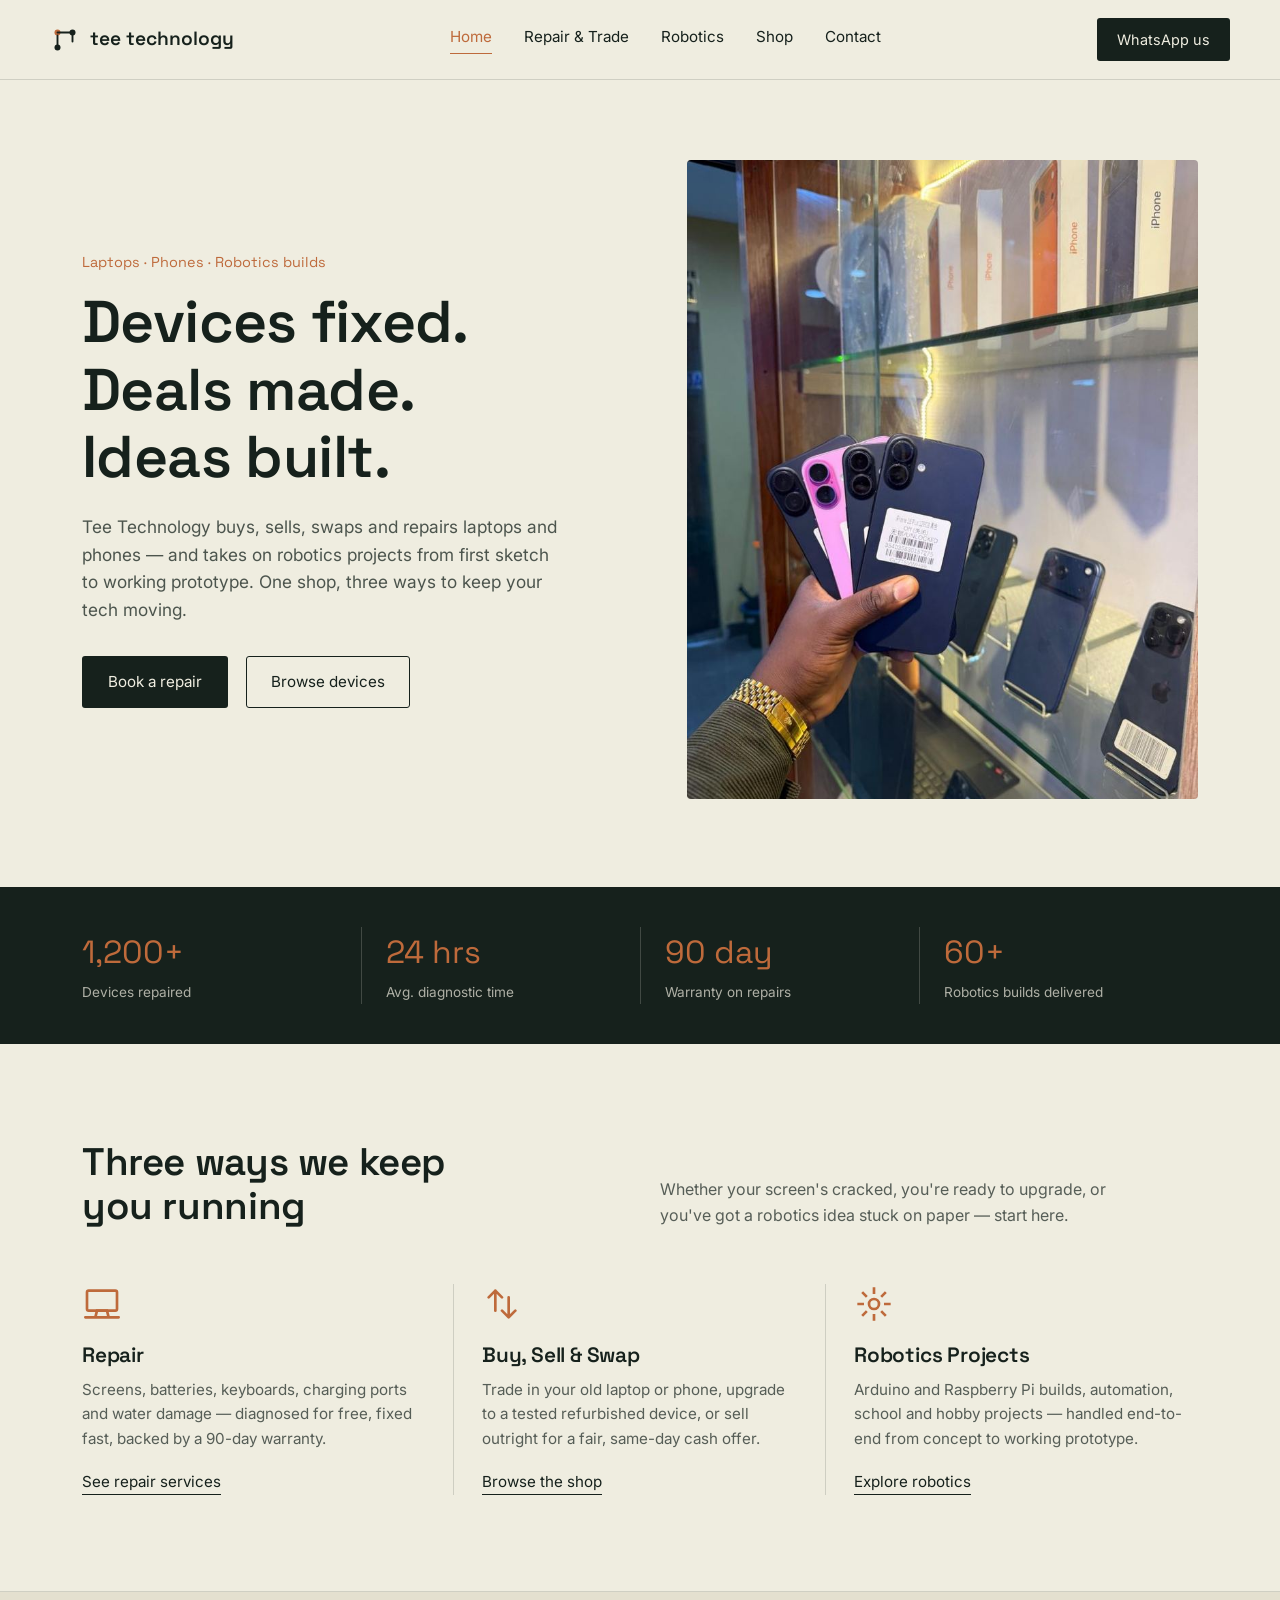
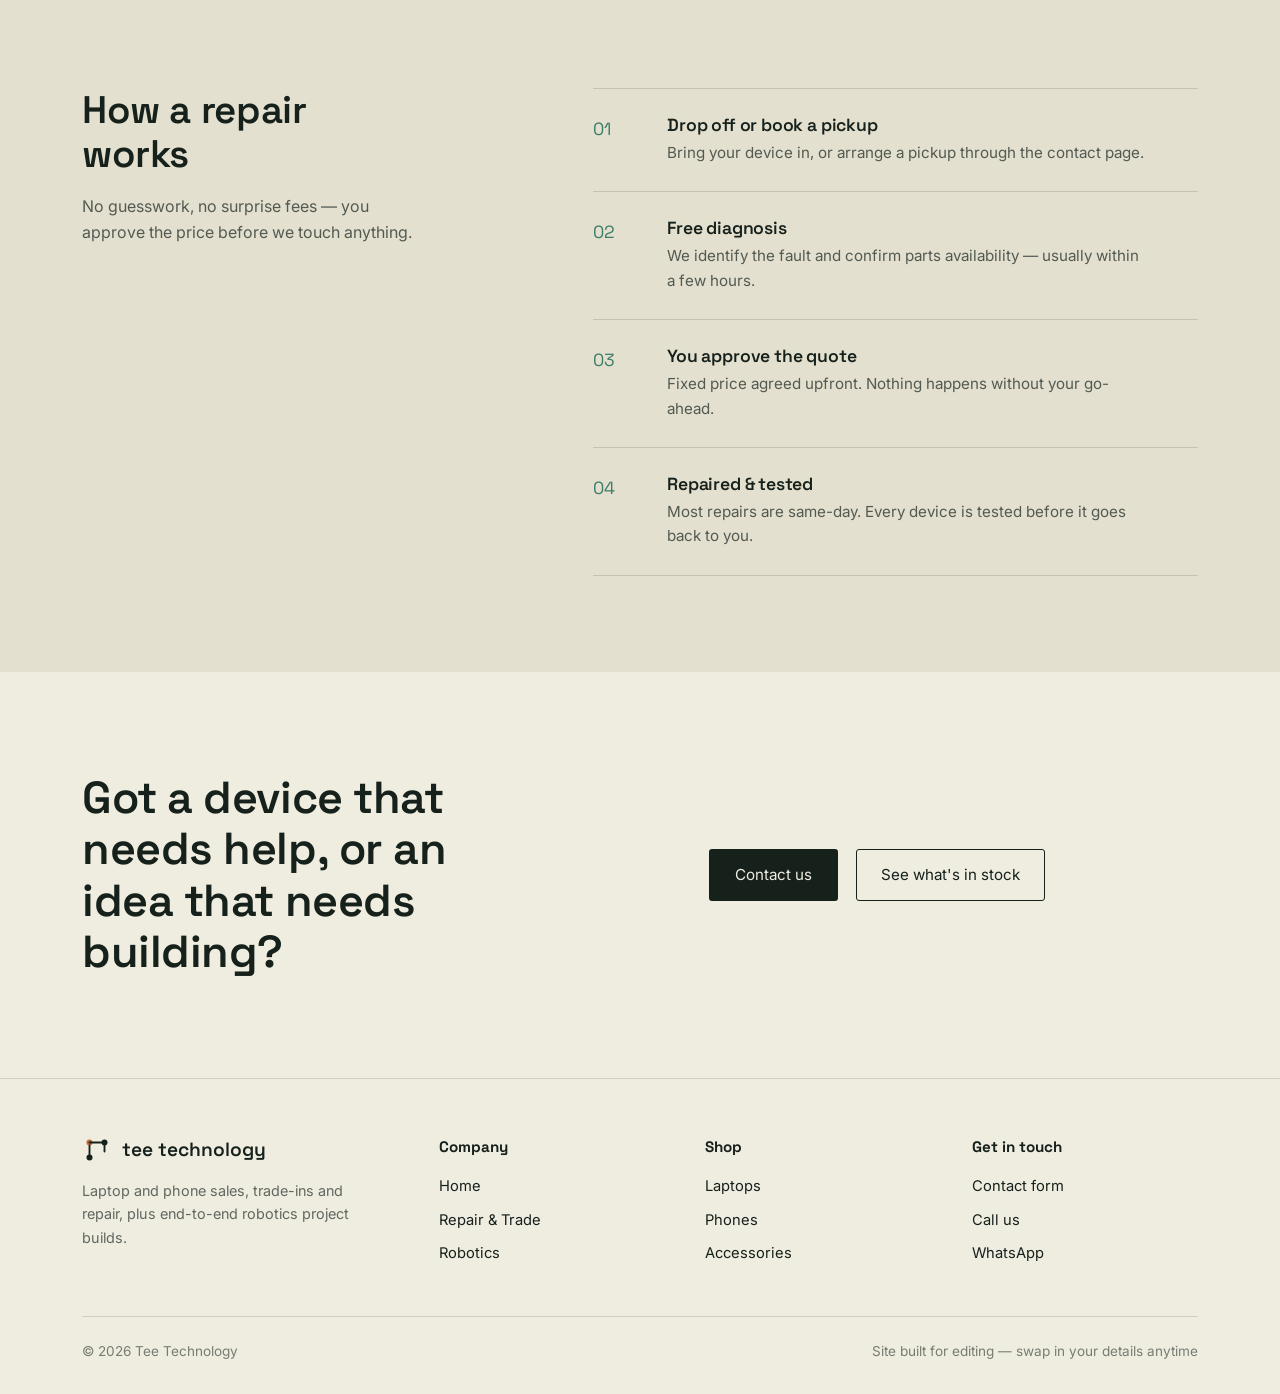
<file: index.html>
<!DOCTYPE html>
<html lang="en">
<head>
<meta charset="UTF-8">
<meta name="viewport" content="width=device-width, initial-scale=1.0">
<title>Tee Technology — Buy, Sell, Swap & Repair Laptops and Phones | Robotics Projects</title>
<meta name="description" content="Tee Technology buys, sells, swaps and repairs laptops and phones, and handles robotics projects from prototype to finished build.">
<link rel="preconnect" href="https://fonts.googleapis.com">
<link href="https://fonts.googleapis.com/css2?family=Space+Grotesk:wght@500;600;700&family=Inter:wght@400;500;600&display=swap" rel="stylesheet">
<link rel="stylesheet" href="styles.css">
</head>
<body>

<header>
  <div class="nav wrap" style="padding-left:0; padding-right:0;">
    <a href="index.html" class="brand">
      <svg viewBox="0 0 40 40" fill="none" xmlns="http://www.w3.org/2000/svg">
        <circle cx="10" cy="10" r="4" fill="#BE6A3B"/>
        <circle cx="30" cy="10" r="4" fill="#16211C"/>
        <circle cx="10" cy="30" r="4" fill="#16211C"/>
        <path d="M10 14V30M10 10H30M30 10V22" stroke="#16211C" stroke-width="2.5" stroke-linecap="round"/>
      </svg>
      tee technology
    </a>
    <nav class="nav-links">
      <a href="index.html" class="active">Home</a>
      <a href="services.html">Repair &amp; Trade</a>
      <a href="robotics.html">Robotics</a>
      <a href="shop.html">Shop</a>
      <a href="contact.html">Contact</a>
    </nav>
    <a href="https://wa.me/2348165963653" class="nav-cta" target="_blank" rel="noopener">WhatsApp us</a>
    <button class="nav-toggle" aria-label="Toggle menu">
      <svg viewBox="0 0 24 24" fill="none" stroke="currentColor" stroke-width="2"><path d="M3 6h18M3 12h18M3 18h18" stroke-linecap="round"/></svg>
    </button>
  </div>
</header>

<section class="hero wrap">
  <div>
    <p class="eyebrow">Laptops · Phones · Robotics builds</p>
    <h1>Devices fixed. Deals made. Ideas built.</h1>
    <p class="lead">Tee Technology buys, sells, swaps and repairs laptops and phones — and takes on robotics projects from first sketch to working prototype. One shop, three ways to keep your tech moving.</p>
    <div class="hero-actions">
      <a href="services.html" class="btn-primary">Book a repair</a>
      <a href="shop.html" class="btn-outline">Browse devices</a>
    </div>
  </div>
  <div class="hero-photo">
    <img src="images/phone-06-four-iphones-shelf.jpeg" alt="Devices in stock at Tee Technology" loading="eager">
  </div>
</section>

<div class="stat-bar">
  <div class="wrap stat-grid">
    <div class="stat"><div class="num">1,200+</div><div class="label">Devices repaired</div></div>
    <div class="stat"><div class="num">24 hrs</div><div class="label">Avg. diagnostic time</div></div>
    <div class="stat"><div class="num">90 day</div><div class="label">Warranty on repairs</div></div>
    <div class="stat"><div class="num">60+</div><div class="label">Robotics builds delivered</div></div>
  </div>
</div>

<section class="pillars">
  <div class="wrap">
    <div class="section-head">
      <h2>Three ways we keep you running</h2>
      <p>Whether your screen's cracked, you're ready to upgrade, or you've got a robotics idea stuck on paper — start here.</p>
    </div>
    <div class="pillar-grid">
      <div class="pillar">
        <svg class="icon" viewBox="0 0 24 24" fill="none" stroke="currentColor" stroke-width="1.6"><rect x="3" y="4" width="18" height="12" rx="1"/><path d="M2 20h20M8 20l1-4h6l1 4" stroke-linecap="round"/></svg>
        <h3>Repair</h3>
        <p>Screens, batteries, keyboards, charging ports and water damage — diagnosed for free, fixed fast, backed by a 90-day warranty.</p>
        <a href="services.html" class="link-arrow">See repair services</a>
      </div>
      <div class="pillar">
        <svg class="icon" viewBox="0 0 24 24" fill="none" stroke="currentColor" stroke-width="1.6"><path d="M4 8l4-4 4 4M8 4v12M20 16l-4 4-4-4M16 20V8" stroke-linecap="round" stroke-linejoin="round"/></svg>
        <h3>Buy, Sell &amp; Swap</h3>
        <p>Trade in your old laptop or phone, upgrade to a tested refurbished device, or sell outright for a fair, same-day cash offer.</p>
        <a href="shop.html" class="link-arrow">Browse the shop</a>
      </div>
      <div class="pillar">
        <svg class="icon" viewBox="0 0 24 24" fill="none" stroke="currentColor" stroke-width="1.6"><circle cx="12" cy="12" r="3"/><path d="M12 2v4M12 18v4M4.9 4.9l2.8 2.8M16.3 16.3l2.8 2.8M2 12h4M18 12h4M4.9 19.1l2.8-2.8M16.3 7.7l2.8-2.8"/></svg>
        <h3>Robotics Projects</h3>
        <p>Arduino and Raspberry Pi builds, automation, school and hobby projects — handled end-to-end from concept to working prototype.</p>
        <a href="robotics.html" class="link-arrow">Explore robotics</a>
      </div>
    </div>
  </div>
</section>

<section class="process">
  <div class="wrap process-inner">
    <div>
      <h2>How a repair works</h2>
      <p class="process-note">No guesswork, no surprise fees — you approve the price before we touch anything.</p>
    </div>
    <div class="steps">
      <div class="step"><p class="num">01</p><div><h3>Drop off or book a pickup</h3><p>Bring your device in, or arrange a pickup through the contact page.</p></div></div>
      <div class="step"><p class="num">02</p><div><h3>Free diagnosis</h3><p>We identify the fault and confirm parts availability — usually within a few hours.</p></div></div>
      <div class="step"><p class="num">03</p><div><h3>You approve the quote</h3><p>Fixed price agreed upfront. Nothing happens without your go-ahead.</p></div></div>
      <div class="step"><p class="num">04</p><div><h3>Repaired &amp; tested</h3><p>Most repairs are same-day. Every device is tested before it goes back to you.</p></div></div>
    </div>
  </div>
</section>

<section class="cta-band">
  <div class="wrap cta-inner">
    <h2>Got a device that needs help, or an idea that needs building?</h2>
    <div class="hero-actions" style="margin-top:0;">
      <a href="contact.html" class="btn-primary">Contact us</a>
      <a href="shop.html" class="btn-outline">See what's in stock</a>
    </div>
  </div>
</section>

<footer>
  <div class="wrap">
    <div class="footer-grid">
      <div class="footer-brand">
        <a href="index.html" class="brand">
          <svg viewBox="0 0 40 40" fill="none" xmlns="http://www.w3.org/2000/svg">
            <circle cx="10" cy="10" r="4" fill="#BE6A3B"/><circle cx="30" cy="10" r="4" fill="#16211C"/><circle cx="10" cy="30" r="4" fill="#16211C"/>
            <path d="M10 14V30M10 10H30M30 10V22" stroke="#16211C" stroke-width="2.5" stroke-linecap="round"/>
          </svg>
          tee technology
        </a>
        <p>Laptop and phone sales, trade-ins and repair, plus end-to-end robotics project builds.</p>
      </div>
      <div>
        <h4>Company</h4>
        <ul>
          <li><a href="index.html">Home</a></li>
          <li><a href="services.html">Repair &amp; Trade</a></li>
          <li><a href="robotics.html">Robotics</a></li>
        </ul>
      </div>
      <div>
        <h4>Shop</h4>
        <ul>
          <li><a href="shop.html">Laptops</a></li>
          <li><a href="shop.html">Phones</a></li>
          <li><a href="shop.html">Accessories</a></li>
        </ul>
      </div>
      <div>
        <h4>Get in touch</h4>
        <ul>
          <li><a href="contact.html">Contact form</a></li>
          <li><a href="tel:+2348088645934">Call us</a></li>
          <li><a href="https://wa.me/2348165963653" target="_blank" rel="noopener">WhatsApp</a></li>
        </ul>
      </div>
    </div>
    <div class="footer-bottom">
      <span>© 2026 Tee Technology</span>
      <span>Site built for editing — swap in your details anytime</span>
    </div>
  </div>
</footer>

<script src="script.js"></script>
</body>
</html>
</file>
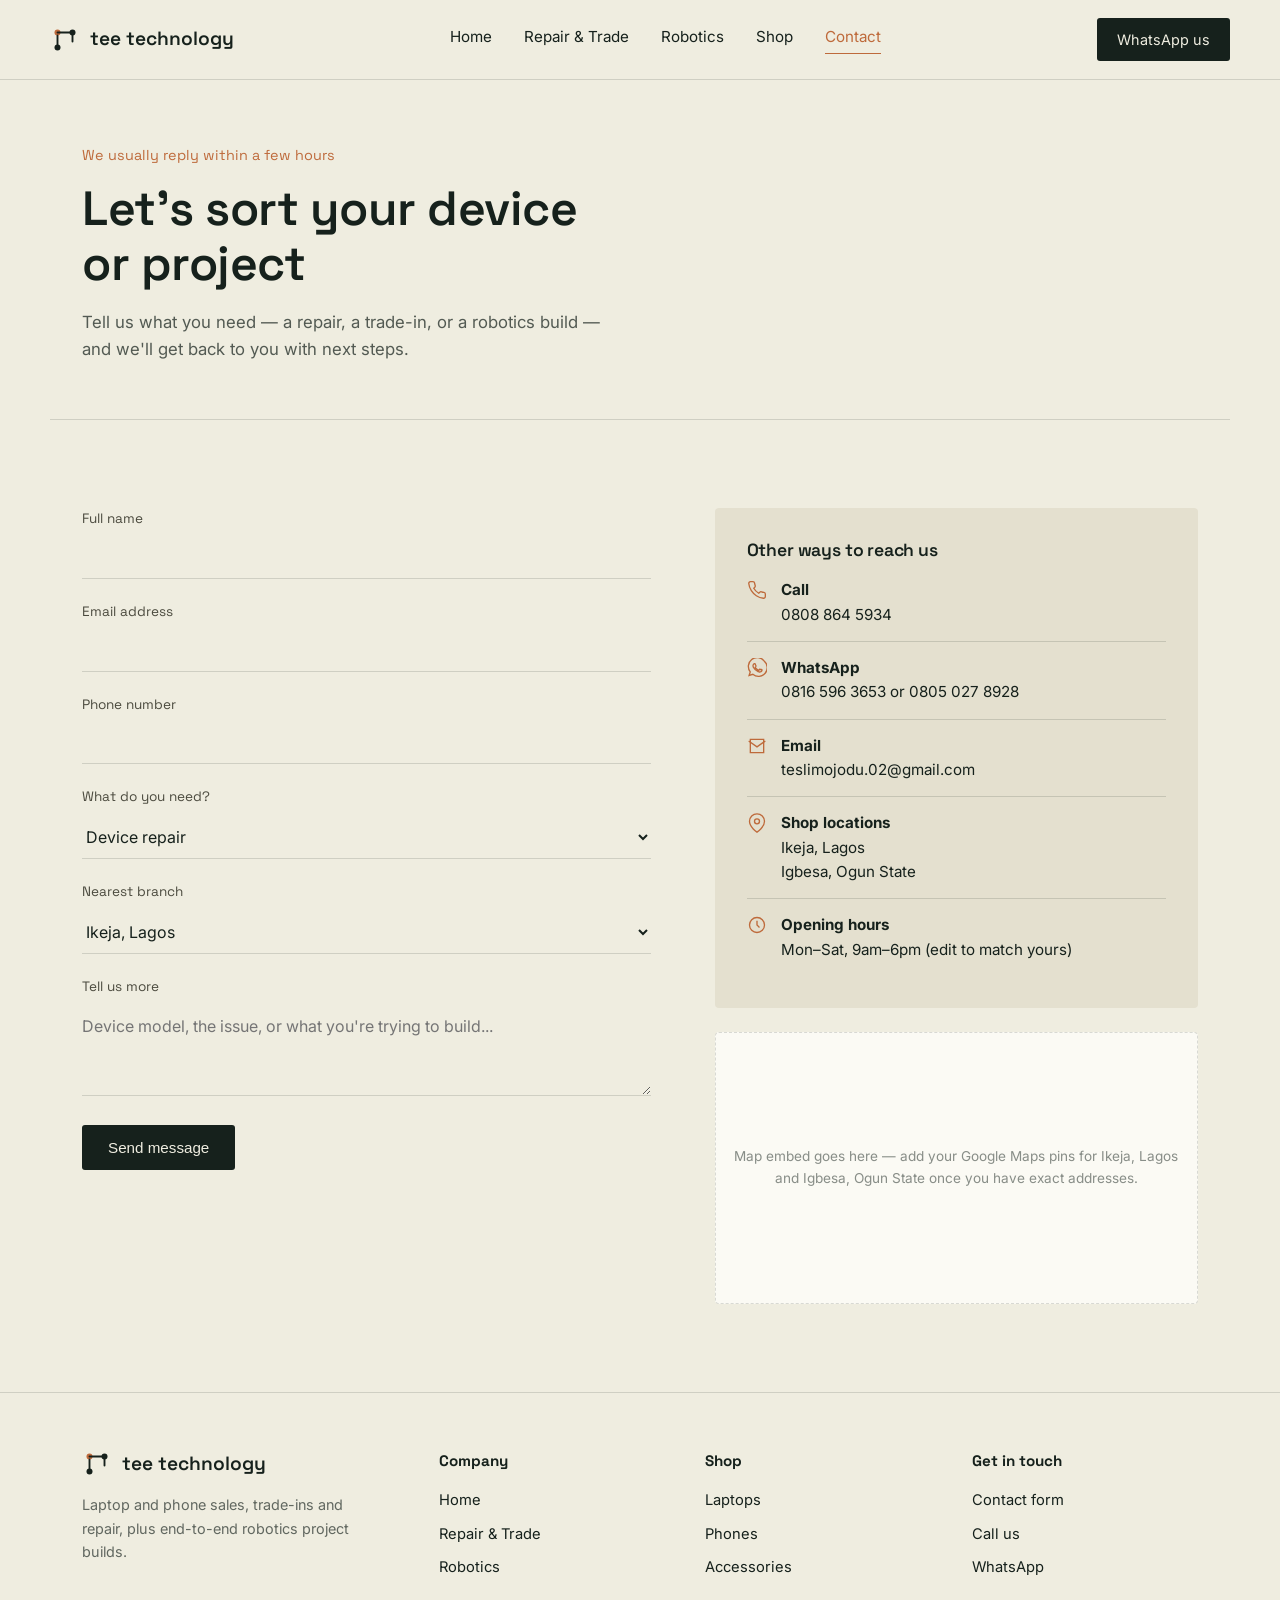
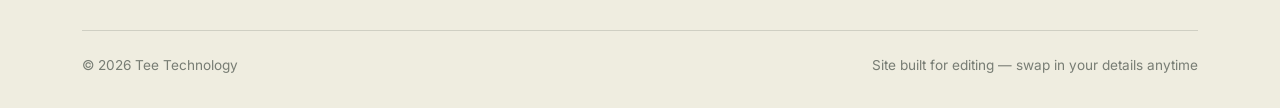
<file: contact.html>
<!DOCTYPE html>
<html lang="en">
<head>
<meta charset="UTF-8">
<meta name="viewport" content="width=device-width, initial-scale=1.0">
<title>Contact — Tee Technology</title>
<meta name="description" content="Get in touch with Tee Technology for repairs, trade-ins or robotics projects.">
<link rel="preconnect" href="https://fonts.googleapis.com">
<link href="https://fonts.googleapis.com/css2?family=Space+Grotesk:wght@500;600;700&family=Inter:wght@400;500;600&display=swap" rel="stylesheet">
<link rel="stylesheet" href="styles.css">
</head>
<body>

<header>
  <div class="nav wrap" style="padding-left:0; padding-right:0;">
    <a href="index.html" class="brand">
      <svg viewBox="0 0 40 40" fill="none" xmlns="http://www.w3.org/2000/svg">
        <circle cx="10" cy="10" r="4" fill="#BE6A3B"/><circle cx="30" cy="10" r="4" fill="#16211C"/><circle cx="10" cy="30" r="4" fill="#16211C"/>
        <path d="M10 14V30M10 10H30M30 10V22" stroke="#16211C" stroke-width="2.5" stroke-linecap="round"/>
      </svg>
      tee technology
    </a>
    <nav class="nav-links">
      <a href="index.html">Home</a>
      <a href="services.html">Repair &amp; Trade</a>
      <a href="robotics.html">Robotics</a>
      <a href="shop.html">Shop</a>
      <a href="contact.html" class="active">Contact</a>
    </nav>
    <a href="https://wa.me/2348165963653" class="nav-cta" target="_blank" rel="noopener">WhatsApp us</a>
    <button class="nav-toggle" aria-label="Toggle menu">
      <svg viewBox="0 0 24 24" fill="none" stroke="currentColor" stroke-width="2"><path d="M3 6h18M3 12h18M3 18h18" stroke-linecap="round"/></svg>
    </button>
  </div>
</header>

<section class="page-header wrap">
  <p class="eyebrow">We usually reply within a few hours</p>
  <h1>Let's sort your device or project</h1>
  <p class="lead">Tell us what you need — a repair, a trade-in, or a robotics build — and we'll get back to you with next steps.</p>
</section>

<section class="contact-grid wrap">
  <form data-noop>
    <div class="field">
      <label for="name">Full name</label>
      <input type="text" id="name" name="name" required>
    </div>
    <div class="field">
      <label for="email">Email address</label>
      <input type="email" id="email" name="email" required>
    </div>
    <div class="field">
      <label for="phone">Phone number</label>
      <input type="tel" id="phone" name="phone">
    </div>
    <div class="field">
      <label for="reason">What do you need?</label>
      <select id="reason" name="reason">
        <option>Device repair</option>
        <option>Sell or trade in a device</option>
        <option>Buy a device from the shop</option>
        <option>Robotics project</option>
        <option>Something else</option>
      </select>
    </div>
    <div class="field">
      <label for="branch">Nearest branch</label>
      <select id="branch" name="branch">
        <option>Ikeja, Lagos</option>
        <option>Igbesa, Ogun State</option>
      </select>
    </div>
    <div class="field">
      <label for="message">Tell us more</label>
      <textarea id="message" name="message" placeholder="Device model, the issue, or what you're trying to build..."></textarea>
    </div>
    <button type="submit" class="btn-primary" style="border:none; cursor:pointer;">Send message</button>
  </form>

  <div>
    <div class="info-panel">
      <h3>Other ways to reach us</h3>
      <div class="info-row">
        <svg class="icon" viewBox="0 0 24 24" fill="none" stroke="currentColor" stroke-width="1.6"><path d="M22 16.92v3a2 2 0 01-2.18 2 19.79 19.79 0 01-8.63-3.07 19.5 19.5 0 01-6-6 19.79 19.79 0 01-3.07-8.67A2 2 0 014.11 2h3a2 2 0 012 1.72c.127.96.361 1.903.7 2.81a2 2 0 01-.45 2.11L8.09 9.91a16 16 0 006 6l1.27-1.27a2 2 0 012.11-.45c.907.339 1.85.573 2.81.7A2 2 0 0122 16.92z"/></svg>
        <div><strong>Call</strong><br><a href="tel:+2348088645934">0808 864 5934</a></div>
      </div>
      <div class="info-row">
        <svg class="icon" viewBox="0 0 24 24" fill="none" stroke="currentColor" stroke-width="1.6"><path d="M17.5 14.4c-.3-.1-1.6-.8-1.9-.9-.2-.1-.4-.1-.6.1-.2.3-.7.9-.8 1-.2.2-.3.2-.5.1-.3-.1-1.2-.4-2.2-1.4-.8-.7-1.4-1.6-1.5-1.9-.2-.3 0-.4.1-.6l.4-.5c.1-.2.2-.3.2-.5.1-.2 0-.4 0-.5-.1-.1-.6-1.5-.8-2-.2-.5-.4-.4-.6-.4h-.5c-.2 0-.5.1-.7.3-.2.3-.9.9-.9 2.1 0 1.3.9 2.5 1.1 2.7.1.2 1.9 2.9 4.6 4 .6.3 1.1.4 1.5.6.6.2 1.2.2 1.6.1.5-.1 1.6-.6 1.8-1.3.2-.6.2-1.2.2-1.3-.1-.1-.3-.2-.5-.3z"/><path d="M20.5 3.5A10 10 0 003.9 16.6L2.5 21l4.5-1.4A10 10 0 1020.5 3.5z"/></svg>
        <div><strong>WhatsApp</strong><br><a href="https://wa.me/2348165963653" target="_blank" rel="noopener">0816 596 3653</a> or <a href="https://wa.me/2348050278928" target="_blank" rel="noopener">0805 027 8928</a></div>
      </div>
      <div class="info-row">
        <svg class="icon" viewBox="0 0 24 24" fill="none" stroke="currentColor" stroke-width="1.6"><path d="M4 4h16v16H4z"/><path d="M22 6l-10 7L2 6"/></svg>
        <div><strong>Email</strong><br><a href="mailto:teslimojodu.02@gmail.com">teslimojodu.02@gmail.com</a></div>
      </div>
      <div class="info-row">
        <svg class="icon" viewBox="0 0 24 24" fill="none" stroke="currentColor" stroke-width="1.6"><path d="M21 10c0 7-9 13-9 13s-9-6-9-13a9 9 0 0118 0z"/><circle cx="12" cy="10" r="3"/></svg>
        <div><strong>Shop locations</strong><br>Ikeja, Lagos<br>Igbesa, Ogun State</div>
      </div>
      <div class="info-row">
        <svg class="icon" viewBox="0 0 24 24" fill="none" stroke="currentColor" stroke-width="1.6"><circle cx="12" cy="12" r="9"/><path d="M12 7v5l3 3"/></svg>
        <div><strong>Opening hours</strong><br>Mon–Sat, 9am–6pm (edit to match yours)</div>
      </div>
    </div>
    <div class="map-box">Map embed goes here — add your Google Maps pins for Ikeja, Lagos and Igbesa, Ogun State once you have exact addresses.</div>
  </div>
</section>

<footer>
  <div class="wrap">
    <div class="footer-grid">
      <div class="footer-brand">
        <a href="index.html" class="brand">
          <svg viewBox="0 0 40 40" fill="none" xmlns="http://www.w3.org/2000/svg">
            <circle cx="10" cy="10" r="4" fill="#BE6A3B"/><circle cx="30" cy="10" r="4" fill="#16211C"/><circle cx="10" cy="30" r="4" fill="#16211C"/>
            <path d="M10 14V30M10 10H30M30 10V22" stroke="#16211C" stroke-width="2.5" stroke-linecap="round"/>
          </svg>
          tee technology
        </a>
        <p>Laptop and phone sales, trade-ins and repair, plus end-to-end robotics project builds.</p>
      </div>
      <div>
        <h4>Company</h4>
        <ul><li><a href="index.html">Home</a></li><li><a href="services.html">Repair &amp; Trade</a></li><li><a href="robotics.html">Robotics</a></li></ul>
      </div>
      <div>
        <h4>Shop</h4>
        <ul><li><a href="shop.html">Laptops</a></li><li><a href="shop.html">Phones</a></li><li><a href="shop.html">Accessories</a></li></ul>
      </div>
      <div>
        <h4>Get in touch</h4>
        <ul><li><a href="contact.html">Contact form</a></li><li><a href="tel:+2348088645934">Call us</a></li><li><a href="https://wa.me/2348165963653" target="_blank" rel="noopener">WhatsApp</a></li></ul>
      </div>
    </div>
    <div class="footer-bottom">
      <span>© 2026 Tee Technology</span>
      <span>Site built for editing — swap in your details anytime</span>
    </div>
  </div>
</footer>

<script src="script.js"></script>
</body>
</html>
</file>
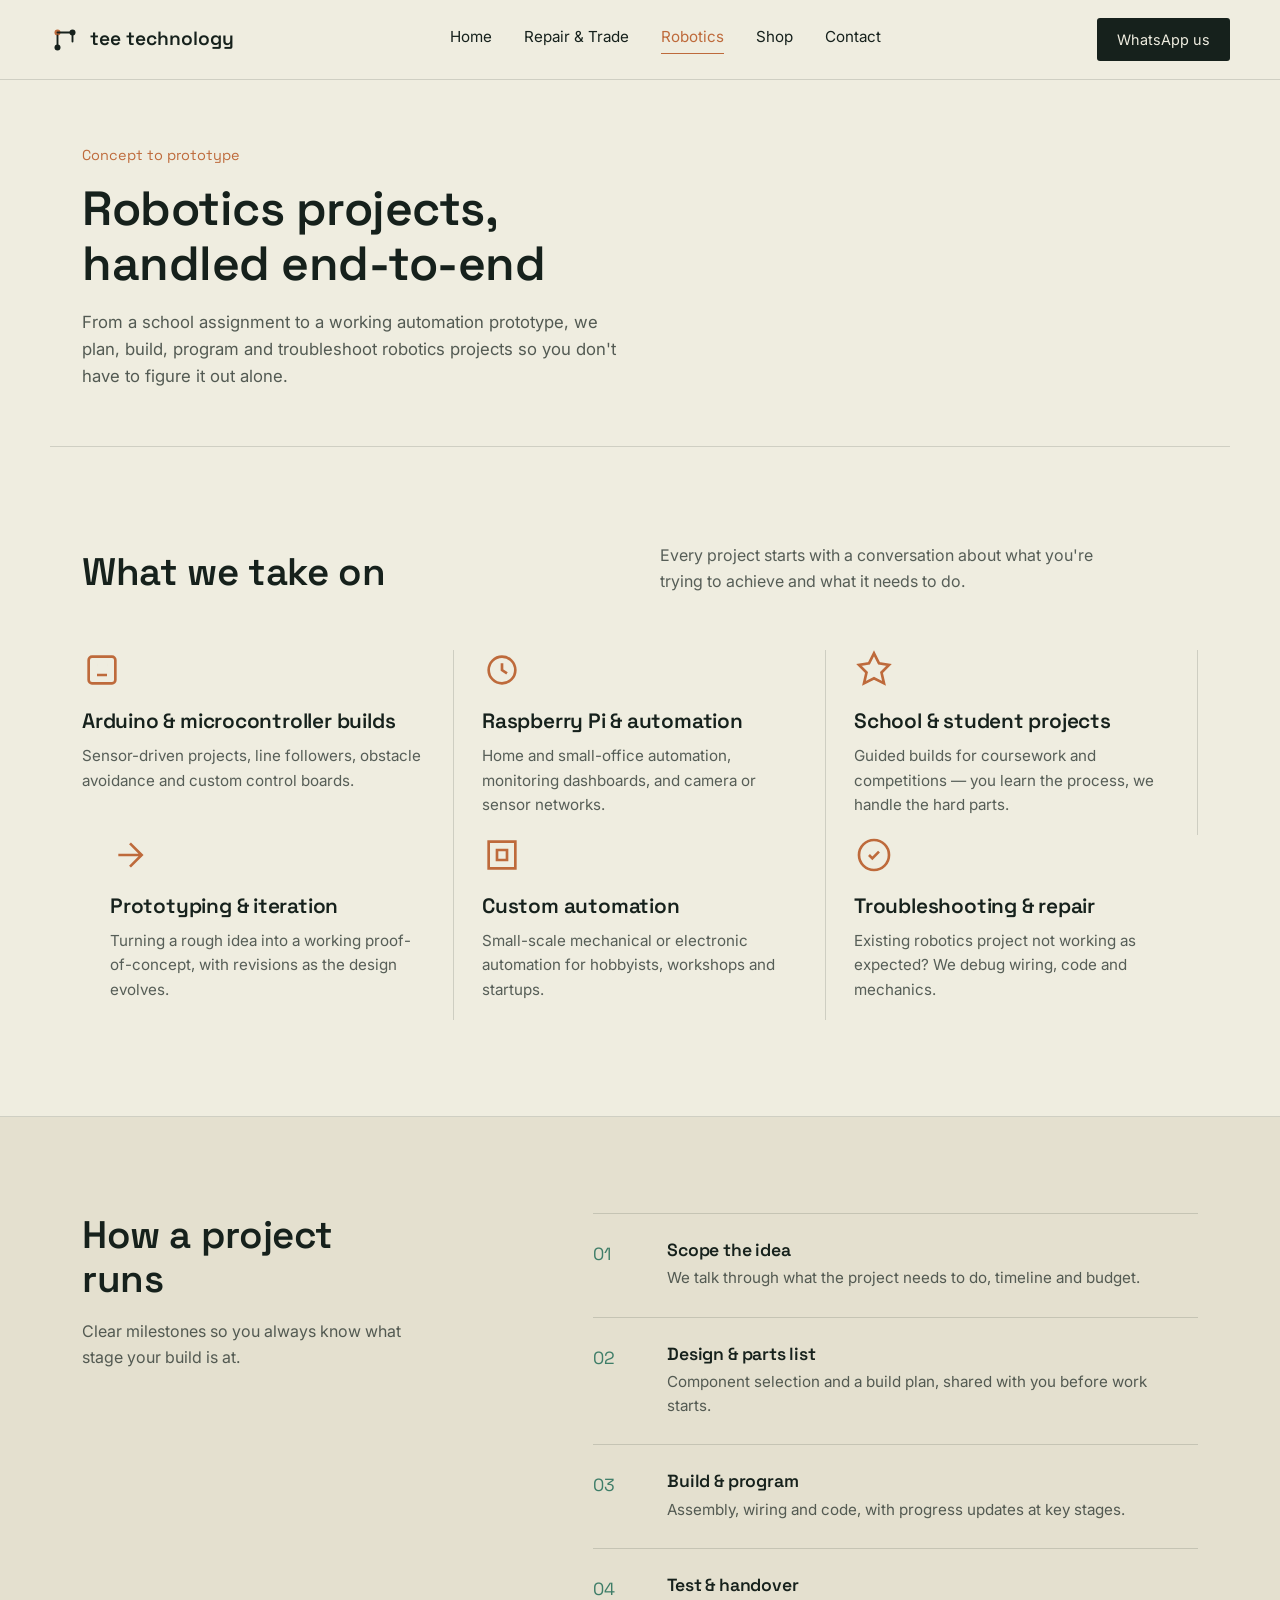
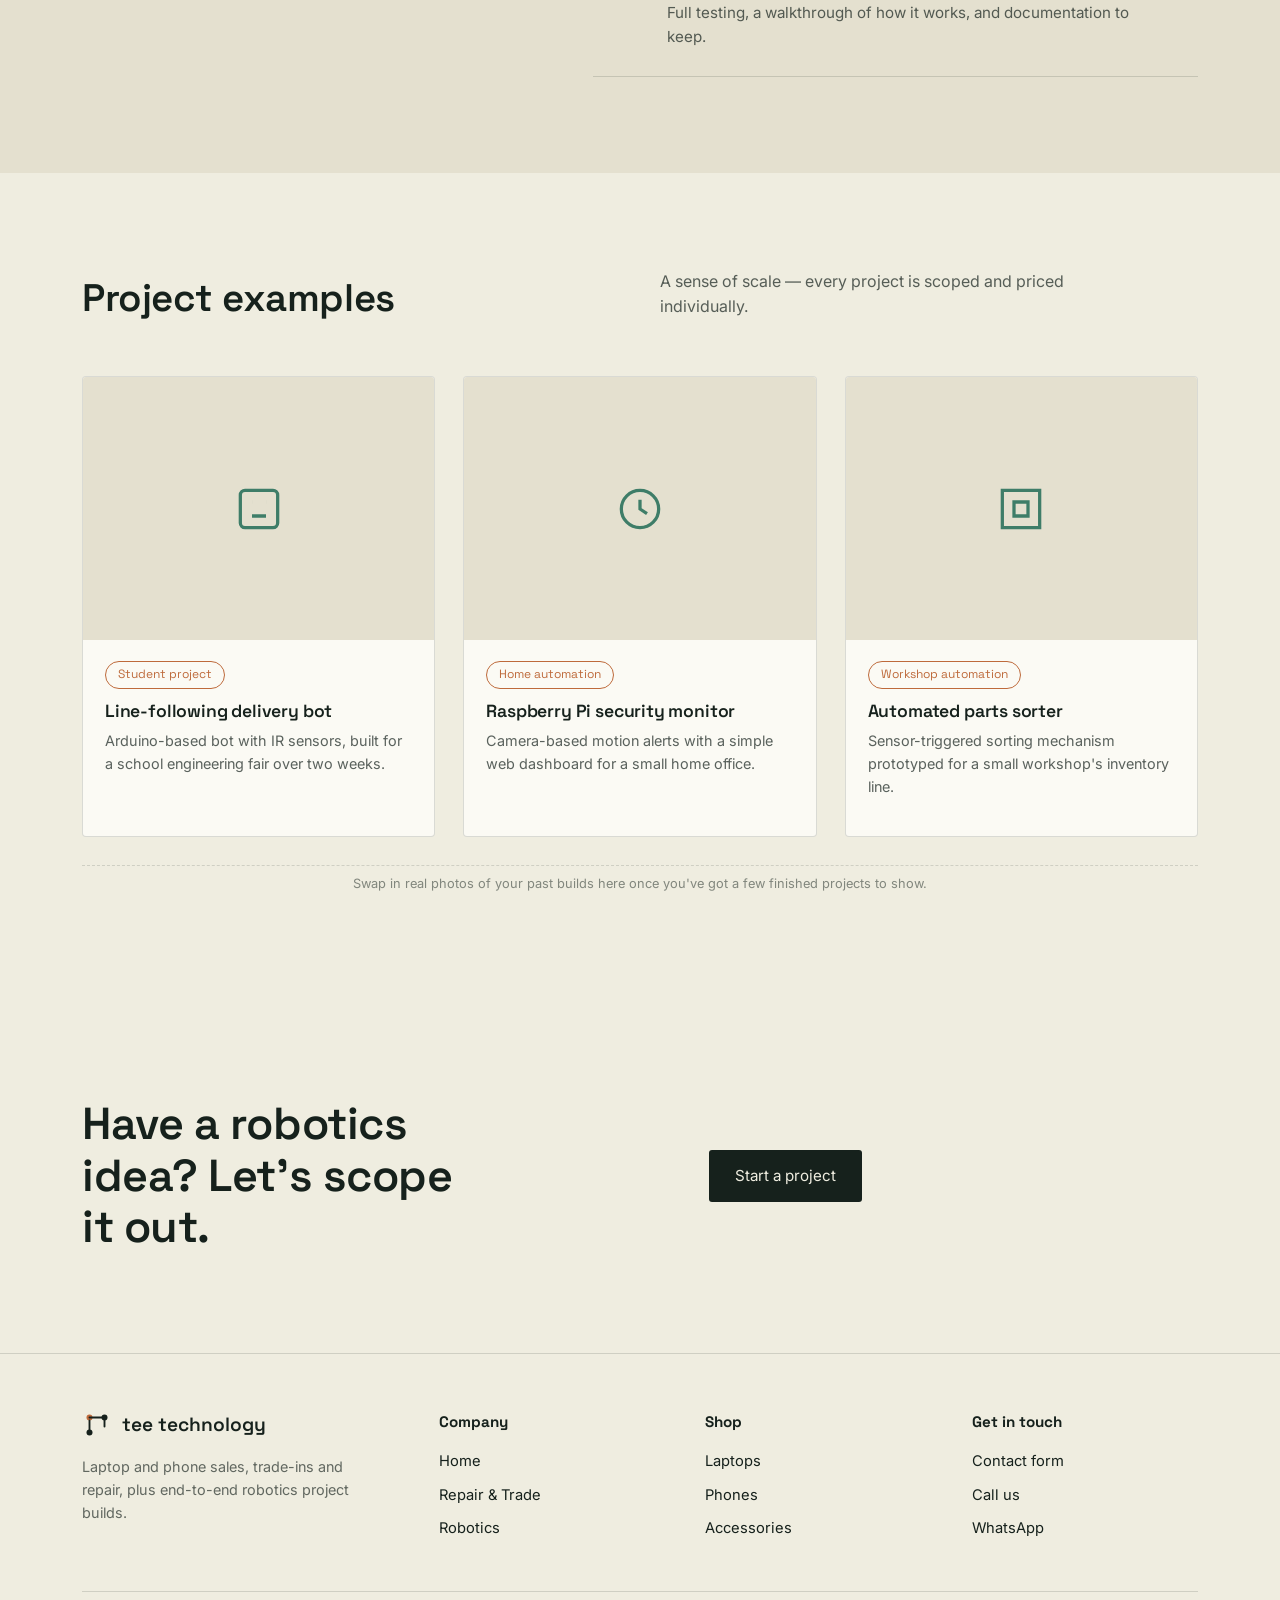
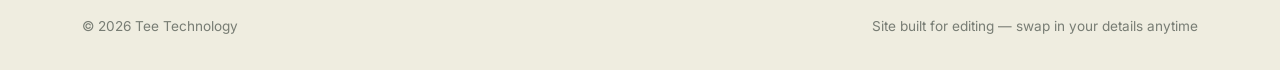
<file: robotics.html>
<!DOCTYPE html>
<html lang="en">
<head>
<meta charset="UTF-8">
<meta name="viewport" content="width=device-width, initial-scale=1.0">
<title>Robotics Project Handling — Tee Technology</title>
<meta name="description" content="End-to-end robotics project builds — Arduino, Raspberry Pi, automation, school and hobby projects — from Tee Technology.">
<link rel="preconnect" href="https://fonts.googleapis.com">
<link href="https://fonts.googleapis.com/css2?family=Space+Grotesk:wght@500;600;700&family=Inter:wght@400;500;600&display=swap" rel="stylesheet">
<link rel="stylesheet" href="styles.css">
</head>
<body>

<header>
  <div class="nav wrap" style="padding-left:0; padding-right:0;">
    <a href="index.html" class="brand">
      <svg viewBox="0 0 40 40" fill="none" xmlns="http://www.w3.org/2000/svg">
        <circle cx="10" cy="10" r="4" fill="#BE6A3B"/><circle cx="30" cy="10" r="4" fill="#16211C"/><circle cx="10" cy="30" r="4" fill="#16211C"/>
        <path d="M10 14V30M10 10H30M30 10V22" stroke="#16211C" stroke-width="2.5" stroke-linecap="round"/>
      </svg>
      tee technology
    </a>
    <nav class="nav-links">
      <a href="index.html">Home</a>
      <a href="services.html">Repair &amp; Trade</a>
      <a href="robotics.html" class="active">Robotics</a>
      <a href="shop.html">Shop</a>
      <a href="contact.html">Contact</a>
    </nav>
    <a href="https://wa.me/2348165963653" class="nav-cta" target="_blank" rel="noopener">WhatsApp us</a>
    <button class="nav-toggle" aria-label="Toggle menu">
      <svg viewBox="0 0 24 24" fill="none" stroke="currentColor" stroke-width="2"><path d="M3 6h18M3 12h18M3 18h18" stroke-linecap="round"/></svg>
    </button>
  </div>
</header>

<section class="page-header wrap">
  <p class="eyebrow">Concept to prototype</p>
  <h1>Robotics projects, handled end-to-end</h1>
  <p class="lead">From a school assignment to a working automation prototype, we plan, build, program and troubleshoot robotics projects so you don't have to figure it out alone.</p>
</section>

<section class="pillars">
  <div class="wrap">
    <div class="section-head">
      <h2>What we take on</h2>
      <p>Every project starts with a conversation about what you're trying to achieve and what it needs to do.</p>
    </div>
    <div class="pillar-grid">
      <div class="pillar">
        <svg class="icon" viewBox="0 0 24 24" fill="none" stroke="currentColor" stroke-width="1.6"><rect x="4" y="4" width="16" height="16" rx="2"/><path d="M9 9h.01M15 9h.01M9 15h6"/></svg>
        <h3>Arduino &amp; microcontroller builds</h3>
        <p>Sensor-driven projects, line followers, obstacle avoidance and custom control boards.</p>
      </div>
      <div class="pillar">
        <svg class="icon" viewBox="0 0 24 24" fill="none" stroke="currentColor" stroke-width="1.6"><circle cx="12" cy="12" r="8"/><path d="M12 8v4l3 2"/></svg>
        <h3>Raspberry Pi &amp; automation</h3>
        <p>Home and small-office automation, monitoring dashboards, and camera or sensor networks.</p>
      </div>
      <div class="pillar">
        <svg class="icon" viewBox="0 0 24 24" fill="none" stroke="currentColor" stroke-width="1.6"><path d="M12 2l3 6 6 1-4.5 4.5L18 20l-6-3-6 3 1.5-6.5L3 9l6-1z"/></svg>
        <h3>School &amp; student projects</h3>
        <p>Guided builds for coursework and competitions — you learn the process, we handle the hard parts.</p>
      </div>
      <div class="pillar">
        <svg class="icon" viewBox="0 0 24 24" fill="none" stroke="currentColor" stroke-width="1.6"><path d="M5 12h14M12 5l7 7-7 7"/></svg>
        <h3>Prototyping &amp; iteration</h3>
        <p>Turning a rough idea into a working proof-of-concept, with revisions as the design evolves.</p>
      </div>
      <div class="pillar">
        <svg class="icon" viewBox="0 0 24 24" fill="none" stroke="currentColor" stroke-width="1.6"><path d="M4 4h16v16H4z"/><path d="M9 9h6v6H9z"/></svg>
        <h3>Custom automation</h3>
        <p>Small-scale mechanical or electronic automation for hobbyists, workshops and startups.</p>
      </div>
      <div class="pillar">
        <svg class="icon" viewBox="0 0 24 24" fill="none" stroke="currentColor" stroke-width="1.6"><path d="M12 3a9 9 0 100 18 9 9 0 000-18z"/><path d="M9 12l2 2 4-4"/></svg>
        <h3>Troubleshooting &amp; repair</h3>
        <p>Existing robotics project not working as expected? We debug wiring, code and mechanics.</p>
      </div>
    </div>
  </div>
</section>

<section class="process">
  <div class="wrap process-inner">
    <div>
      <h2>How a project runs</h2>
      <p class="process-note">Clear milestones so you always know what stage your build is at.</p>
    </div>
    <div class="steps">
      <div class="step"><p class="num">01</p><div><h3>Scope the idea</h3><p>We talk through what the project needs to do, timeline and budget.</p></div></div>
      <div class="step"><p class="num">02</p><div><h3>Design &amp; parts list</h3><p>Component selection and a build plan, shared with you before work starts.</p></div></div>
      <div class="step"><p class="num">03</p><div><h3>Build &amp; program</h3><p>Assembly, wiring and code, with progress updates at key stages.</p></div></div>
      <div class="step"><p class="num">04</p><div><h3>Test &amp; handover</h3><p>Full testing, a walkthrough of how it works, and documentation to keep.</p></div></div>
    </div>
  </div>
</section>

<section class="pillars" style="border-bottom:none;">
  <div class="wrap">
    <div class="section-head">
      <h2>Project examples</h2>
      <p>A sense of scale — every project is scoped and priced individually.</p>
    </div>
    <div class="card-grid">
      <div class="card">
        <div class="card-media"><svg viewBox="0 0 24 24" fill="none" stroke="currentColor" stroke-width="1.4"><rect x="4" y="4" width="16" height="16" rx="2"/><path d="M9 9h.01M15 9h.01M9 15h6"/></svg></div>
        <div class="card-body">
          <span class="card-tag">Student project</span>
          <h3>Line-following delivery bot</h3>
          <p>Arduino-based bot with IR sensors, built for a school engineering fair over two weeks.</p>
        </div>
      </div>
      <div class="card">
        <div class="card-media"><svg viewBox="0 0 24 24" fill="none" stroke="currentColor" stroke-width="1.4"><circle cx="12" cy="12" r="8"/><path d="M12 8v4l3 2"/></svg></div>
        <div class="card-body">
          <span class="card-tag">Home automation</span>
          <h3>Raspberry Pi security monitor</h3>
          <p>Camera-based motion alerts with a simple web dashboard for a small home office.</p>
        </div>
      </div>
      <div class="card">
        <div class="card-media"><svg viewBox="0 0 24 24" fill="none" stroke="currentColor" stroke-width="1.4"><path d="M4 4h16v16H4z"/><path d="M9 9h6v6H9z"/></svg></div>
        <div class="card-body">
          <span class="card-tag">Workshop automation</span>
          <h3>Automated parts sorter</h3>
          <p>Sensor-triggered sorting mechanism prototyped for a small workshop's inventory line.</p>
        </div>
      </div>
      <div class="photo-note" style="grid-column: 1 / -1;">Swap in real photos of your past builds here once you've got a few finished projects to show.</div>
    </div>
  </div>
</section>

<section class="cta-band">
  <div class="wrap cta-inner">
    <h2>Have a robotics idea? Let's scope it out.</h2>
    <div class="hero-actions" style="margin-top:0;">
      <a href="contact.html" class="btn-primary">Start a project</a>
    </div>
  </div>
</section>

<footer>
  <div class="wrap">
    <div class="footer-grid">
      <div class="footer-brand">
        <a href="index.html" class="brand">
          <svg viewBox="0 0 40 40" fill="none" xmlns="http://www.w3.org/2000/svg">
            <circle cx="10" cy="10" r="4" fill="#BE6A3B"/><circle cx="30" cy="10" r="4" fill="#16211C"/><circle cx="10" cy="30" r="4" fill="#16211C"/>
            <path d="M10 14V30M10 10H30M30 10V22" stroke="#16211C" stroke-width="2.5" stroke-linecap="round"/>
          </svg>
          tee technology
        </a>
        <p>Laptop and phone sales, trade-ins and repair, plus end-to-end robotics project builds.</p>
      </div>
      <div>
        <h4>Company</h4>
        <ul><li><a href="index.html">Home</a></li><li><a href="services.html">Repair &amp; Trade</a></li><li><a href="robotics.html">Robotics</a></li></ul>
      </div>
      <div>
        <h4>Shop</h4>
        <ul><li><a href="shop.html">Laptops</a></li><li><a href="shop.html">Phones</a></li><li><a href="shop.html">Accessories</a></li></ul>
      </div>
      <div>
        <h4>Get in touch</h4>
        <ul><li><a href="contact.html">Contact form</a></li><li><a href="tel:+2348088645934">Call us</a></li><li><a href="https://wa.me/2348165963653" target="_blank" rel="noopener">WhatsApp</a></li></ul>
      </div>
    </div>
    <div class="footer-bottom">
      <span>© 2026 Tee Technology</span>
      <span>Site built for editing — swap in your details anytime</span>
    </div>
  </div>
</footer>

<script src="script.js"></script>
</body>
</html>
</file>
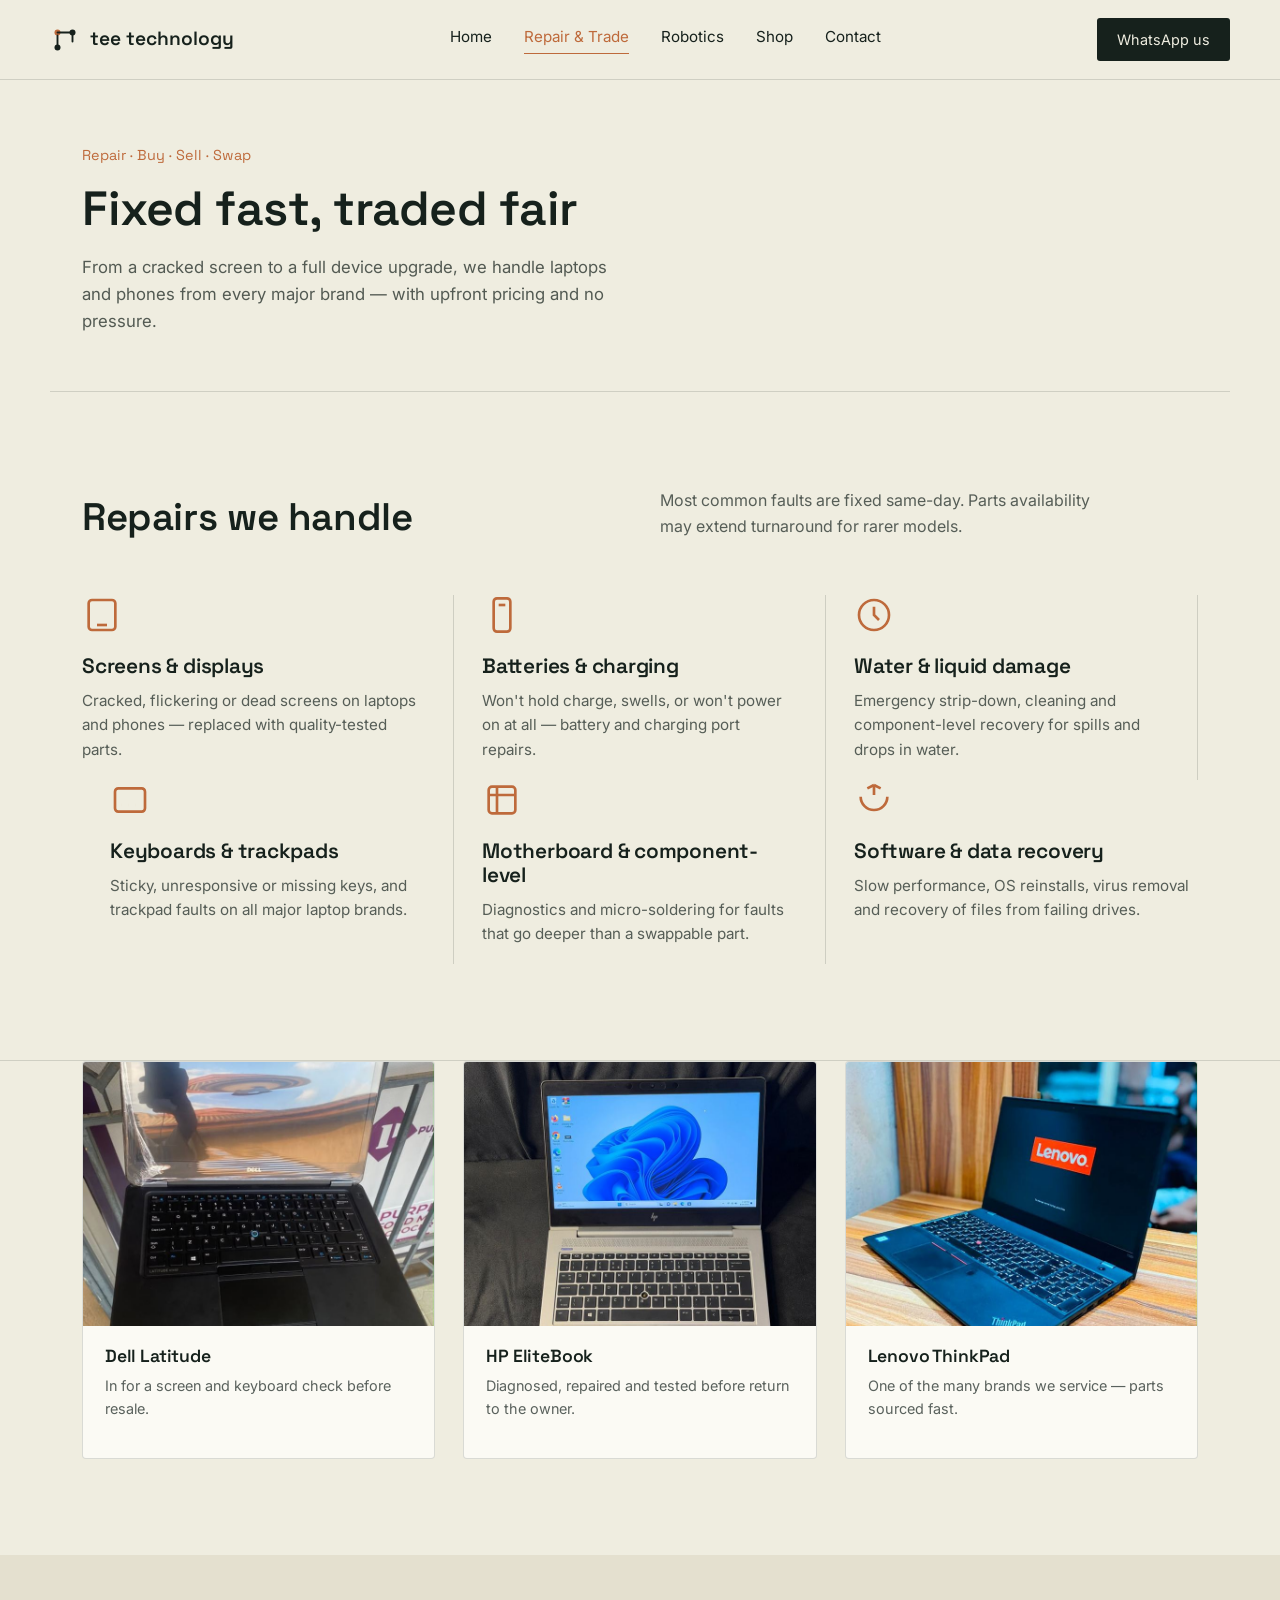
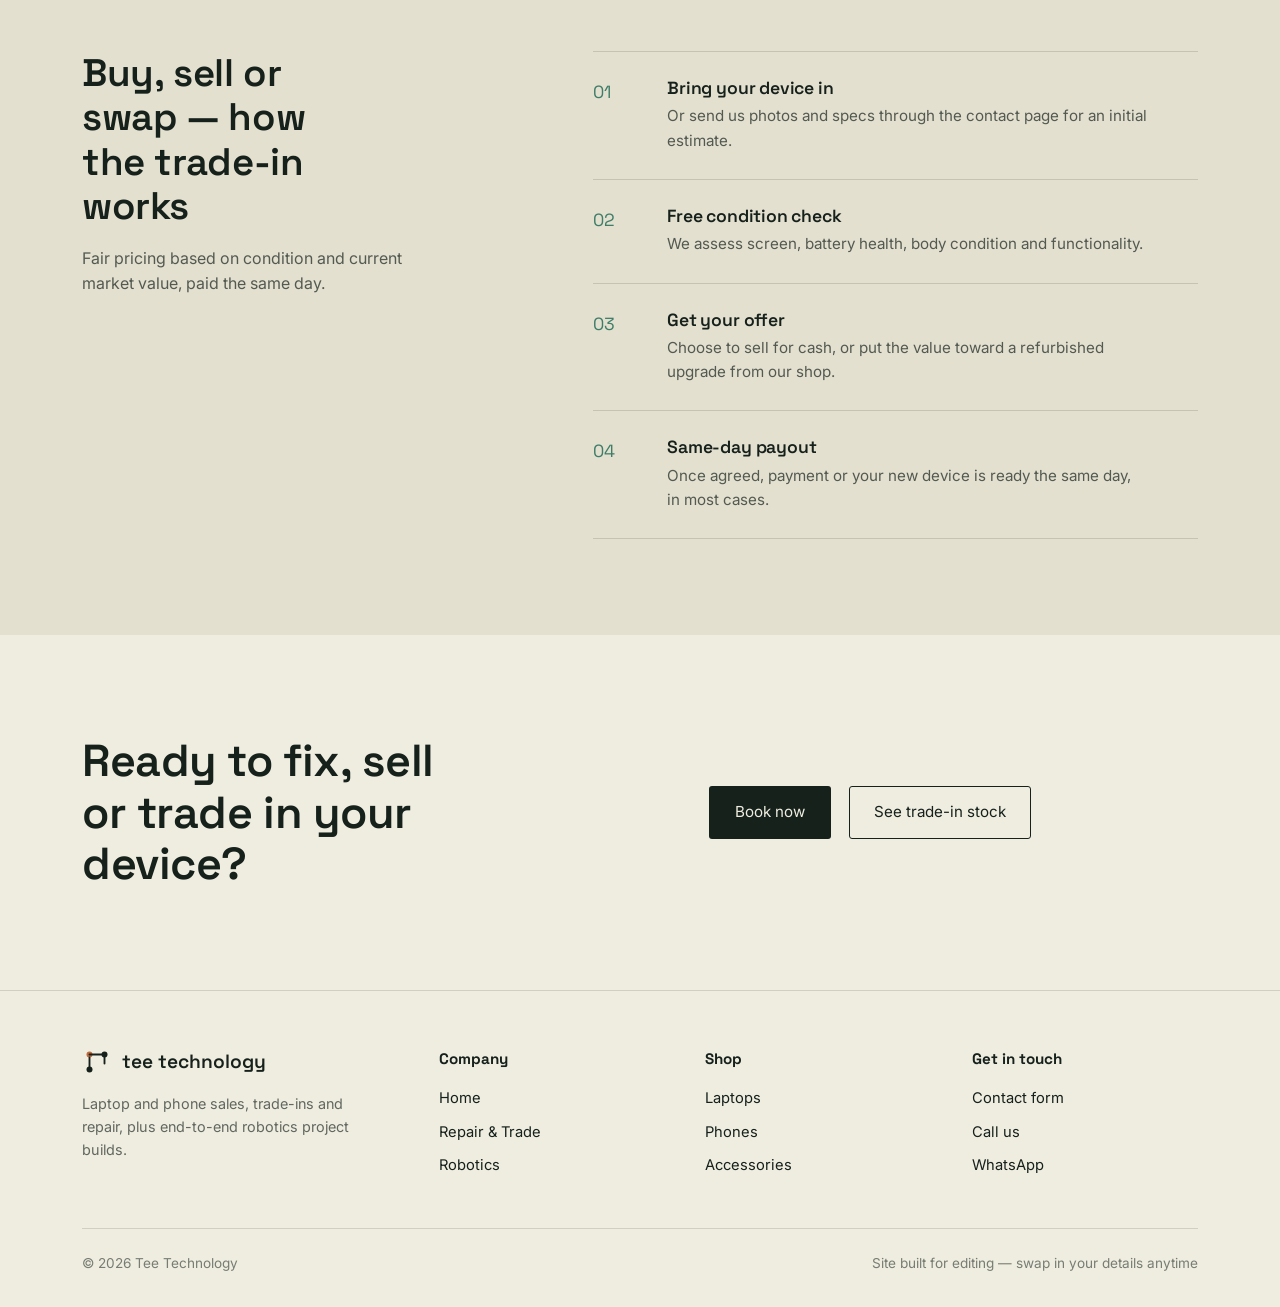
<file: services.html>
<!DOCTYPE html>
<html lang="en">
<head>
<meta charset="UTF-8">
<meta name="viewport" content="width=device-width, initial-scale=1.0">
<title>Repair, Buy, Sell & Swap — Tee Technology</title>
<meta name="description" content="Laptop and phone repair, trade-ins and fair-price buybacks at Tee Technology.">
<link rel="preconnect" href="https://fonts.googleapis.com">
<link href="https://fonts.googleapis.com/css2?family=Space+Grotesk:wght@500;600;700&family=Inter:wght@400;500;600&display=swap" rel="stylesheet">
<link rel="stylesheet" href="styles.css">
</head>
<body>

<header>
  <div class="nav wrap" style="padding-left:0; padding-right:0;">
    <a href="index.html" class="brand">
      <svg viewBox="0 0 40 40" fill="none" xmlns="http://www.w3.org/2000/svg">
        <circle cx="10" cy="10" r="4" fill="#BE6A3B"/><circle cx="30" cy="10" r="4" fill="#16211C"/><circle cx="10" cy="30" r="4" fill="#16211C"/>
        <path d="M10 14V30M10 10H30M30 10V22" stroke="#16211C" stroke-width="2.5" stroke-linecap="round"/>
      </svg>
      tee technology
    </a>
    <nav class="nav-links">
      <a href="index.html">Home</a>
      <a href="services.html" class="active">Repair &amp; Trade</a>
      <a href="robotics.html">Robotics</a>
      <a href="shop.html">Shop</a>
      <a href="contact.html">Contact</a>
    </nav>
    <a href="https://wa.me/2348165963653" class="nav-cta" target="_blank" rel="noopener">WhatsApp us</a>
    <button class="nav-toggle" aria-label="Toggle menu">
      <svg viewBox="0 0 24 24" fill="none" stroke="currentColor" stroke-width="2"><path d="M3 6h18M3 12h18M3 18h18" stroke-linecap="round"/></svg>
    </button>
  </div>
</header>

<section class="page-header wrap">
  <p class="eyebrow">Repair · Buy · Sell · Swap</p>
  <h1>Fixed fast, traded fair</h1>
  <p class="lead">From a cracked screen to a full device upgrade, we handle laptops and phones from every major brand — with upfront pricing and no pressure.</p>
</section>

<section class="pillars">
  <div class="wrap">
    <div class="section-head">
      <h2>Repairs we handle</h2>
      <p>Most common faults are fixed same-day. Parts availability may extend turnaround for rarer models.</p>
    </div>
    <div class="pillar-grid">
      <div class="pillar">
        <svg class="icon" viewBox="0 0 24 24" fill="none" stroke="currentColor" stroke-width="1.6"><rect x="4" y="3" width="16" height="18" rx="2"/><path d="M9 18h6"/></svg>
        <h3>Screens &amp; displays</h3>
        <p>Cracked, flickering or dead screens on laptops and phones — replaced with quality-tested parts.</p>
      </div>
      <div class="pillar">
        <svg class="icon" viewBox="0 0 24 24" fill="none" stroke="currentColor" stroke-width="1.6"><rect x="7" y="2" width="10" height="20" rx="2"/><path d="M10 6h4"/></svg>
        <h3>Batteries &amp; charging</h3>
        <p>Won't hold charge, swells, or won't power on at all — battery and charging port repairs.</p>
      </div>
      <div class="pillar">
        <svg class="icon" viewBox="0 0 24 24" fill="none" stroke="currentColor" stroke-width="1.6"><path d="M3 12a9 9 0 1018 0 9 9 0 00-18 0z"/><path d="M12 7v5l3 3"/></svg>
        <h3>Water &amp; liquid damage</h3>
        <p>Emergency strip-down, cleaning and component-level recovery for spills and drops in water.</p>
      </div>
      <div class="pillar">
        <svg class="icon" viewBox="0 0 24 24" fill="none" stroke="currentColor" stroke-width="1.6"><rect x="3" y="5" width="18" height="14" rx="2"/><path d="M7 15h.01M11 15h.01M15 15h.01"/></svg>
        <h3>Keyboards &amp; trackpads</h3>
        <p>Sticky, unresponsive or missing keys, and trackpad faults on all major laptop brands.</p>
      </div>
      <div class="pillar">
        <svg class="icon" viewBox="0 0 24 24" fill="none" stroke="currentColor" stroke-width="1.6"><rect x="4" y="4" width="16" height="16" rx="2"/><path d="M4 9h16M9 4v16"/></svg>
        <h3>Motherboard &amp; component-level</h3>
        <p>Diagnostics and micro-soldering for faults that go deeper than a swappable part.</p>
      </div>
      <div class="pillar">
        <svg class="icon" viewBox="0 0 24 24" fill="none" stroke="currentColor" stroke-width="1.6"><path d="M12 3v6M12 3l4 2M12 3L8 5"/><path d="M4 10a8 8 0 0016 0"/></svg>
        <h3>Software &amp; data recovery</h3>
        <p>Slow performance, OS reinstalls, virus removal and recovery of files from failing drives.</p>
      </div>
    </div>
  </div>
</section>

<section class="pillars" style="border-bottom:none; padding-top:0;">
  <div class="wrap">
    <div class="card-grid">
      <div class="card">
        <div class="card-media"><img src="images/laptop-05-dell-latitude-e7450.jpeg" alt="Dell Latitude laptop ready for repair"></div>
        <div class="card-body"><h3>Dell Latitude</h3><p>In for a screen and keyboard check before resale.</p></div>
      </div>
      <div class="card">
        <div class="card-media"><img src="images/laptop-01-hp-elitebook.jpeg" alt="HP EliteBook laptop after repair"></div>
        <div class="card-body"><h3>HP EliteBook</h3><p>Diagnosed, repaired and tested before return to the owner.</p></div>
      </div>
      <div class="card">
        <div class="card-media"><img src="images/laptop-03-lenovo-thinkpad.jpeg" alt="Lenovo ThinkPad laptop"></div>
        <div class="card-body"><h3>Lenovo ThinkPad</h3><p>One of the many brands we service — parts sourced fast.</p></div>
      </div>
    </div>
  </div>
</section>

<section class="process">
  <div class="wrap process-inner">
    <div>
      <h2>Buy, sell or swap — how the trade-in works</h2>
      <p class="process-note">Fair pricing based on condition and current market value, paid the same day.</p>
    </div>
    <div class="steps">
      <div class="step"><p class="num">01</p><div><h3>Bring your device in</h3><p>Or send us photos and specs through the contact page for an initial estimate.</p></div></div>
      <div class="step"><p class="num">02</p><div><h3>Free condition check</h3><p>We assess screen, battery health, body condition and functionality.</p></div></div>
      <div class="step"><p class="num">03</p><div><h3>Get your offer</h3><p>Choose to sell for cash, or put the value toward a refurbished upgrade from our shop.</p></div></div>
      <div class="step"><p class="num">04</p><div><h3>Same-day payout</h3><p>Once agreed, payment or your new device is ready the same day, in most cases.</p></div></div>
    </div>
  </div>
</section>

<section class="cta-band">
  <div class="wrap cta-inner">
    <h2>Ready to fix, sell or trade in your device?</h2>
    <div class="hero-actions" style="margin-top:0;">
      <a href="contact.html" class="btn-primary">Book now</a>
      <a href="shop.html" class="btn-outline">See trade-in stock</a>
    </div>
  </div>
</section>

<footer>
  <div class="wrap">
    <div class="footer-grid">
      <div class="footer-brand">
        <a href="index.html" class="brand">
          <svg viewBox="0 0 40 40" fill="none" xmlns="http://www.w3.org/2000/svg">
            <circle cx="10" cy="10" r="4" fill="#BE6A3B"/><circle cx="30" cy="10" r="4" fill="#16211C"/><circle cx="10" cy="30" r="4" fill="#16211C"/>
            <path d="M10 14V30M10 10H30M30 10V22" stroke="#16211C" stroke-width="2.5" stroke-linecap="round"/>
          </svg>
          tee technology
        </a>
        <p>Laptop and phone sales, trade-ins and repair, plus end-to-end robotics project builds.</p>
      </div>
      <div>
        <h4>Company</h4>
        <ul><li><a href="index.html">Home</a></li><li><a href="services.html">Repair &amp; Trade</a></li><li><a href="robotics.html">Robotics</a></li></ul>
      </div>
      <div>
        <h4>Shop</h4>
        <ul><li><a href="shop.html">Laptops</a></li><li><a href="shop.html">Phones</a></li><li><a href="shop.html">Accessories</a></li></ul>
      </div>
      <div>
        <h4>Get in touch</h4>
        <ul><li><a href="contact.html">Contact form</a></li><li><a href="tel:+2348088645934">Call us</a></li><li><a href="https://wa.me/2348165963653" target="_blank" rel="noopener">WhatsApp</a></li></ul>
      </div>
    </div>
    <div class="footer-bottom">
      <span>© 2026 Tee Technology</span>
      <span>Site built for editing — swap in your details anytime</span>
    </div>
  </div>
</footer>

<script src="script.js"></script>
</body>
</html>
</file>
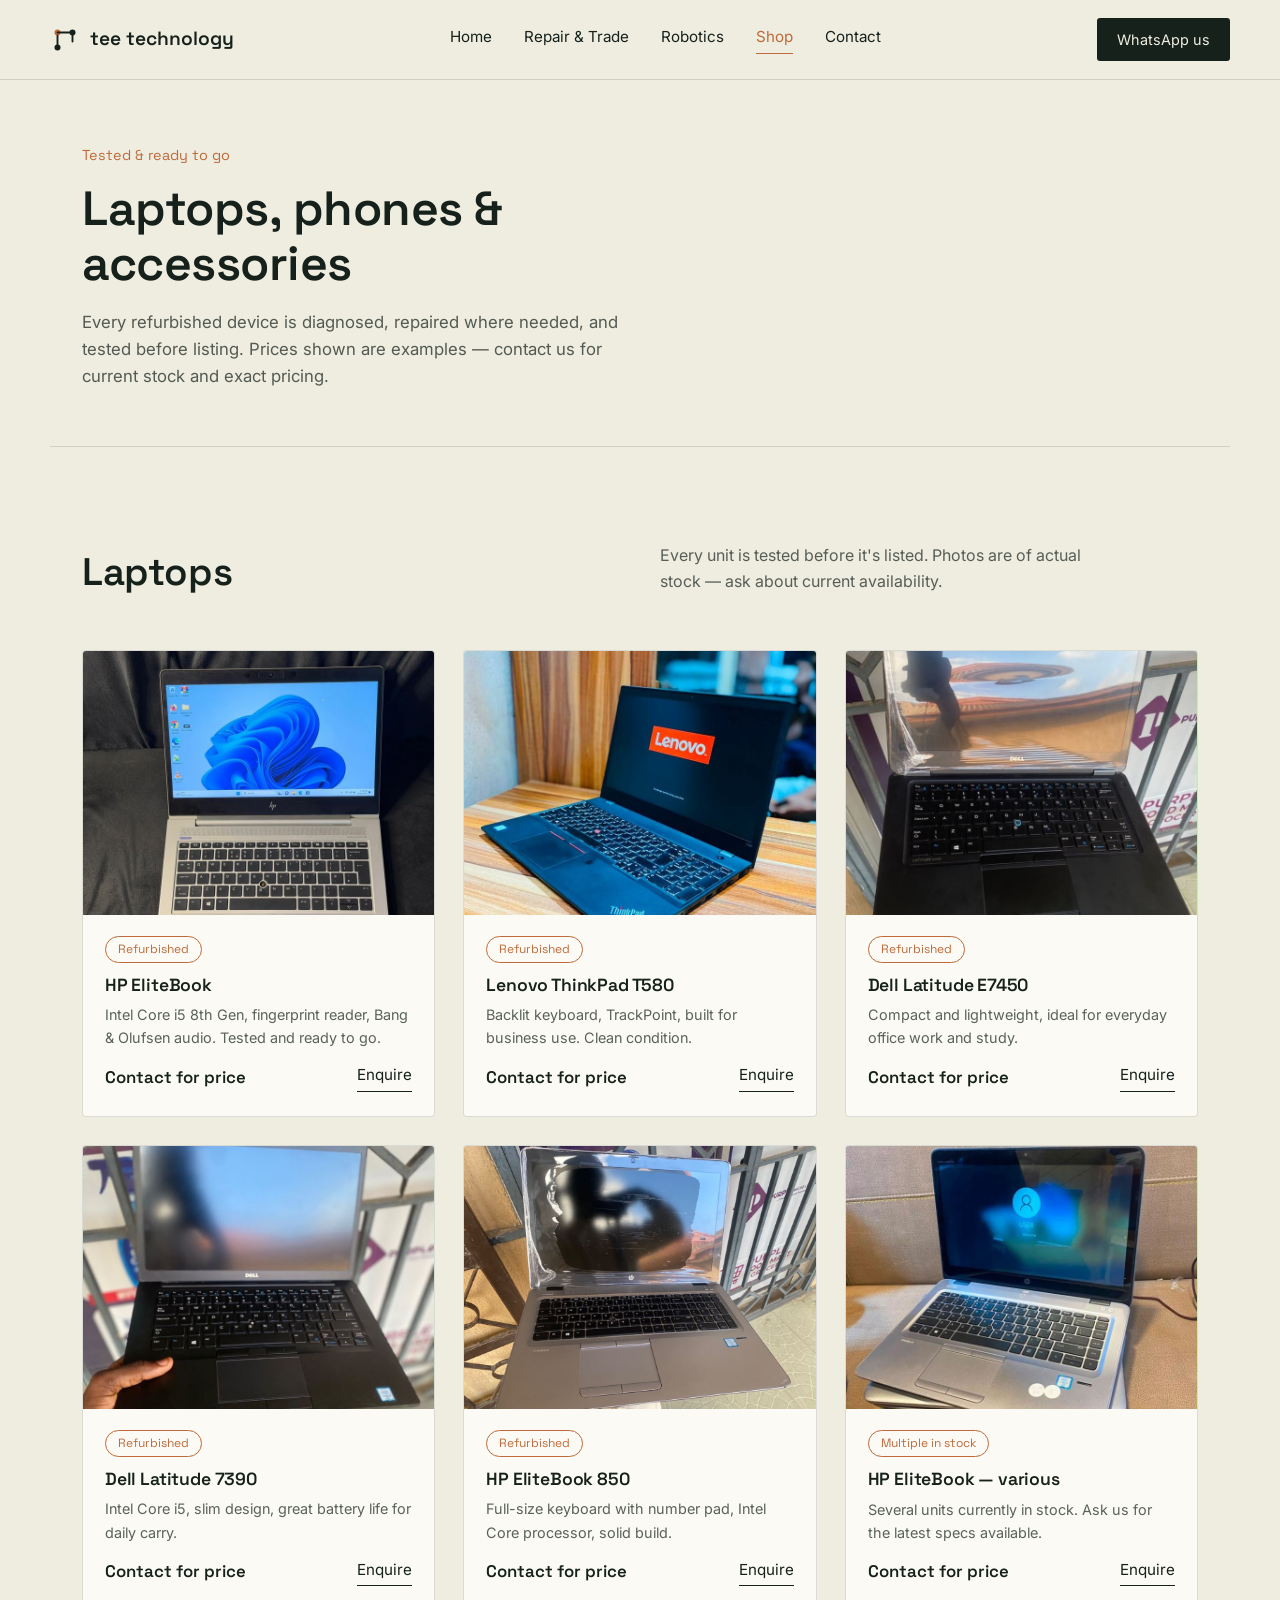
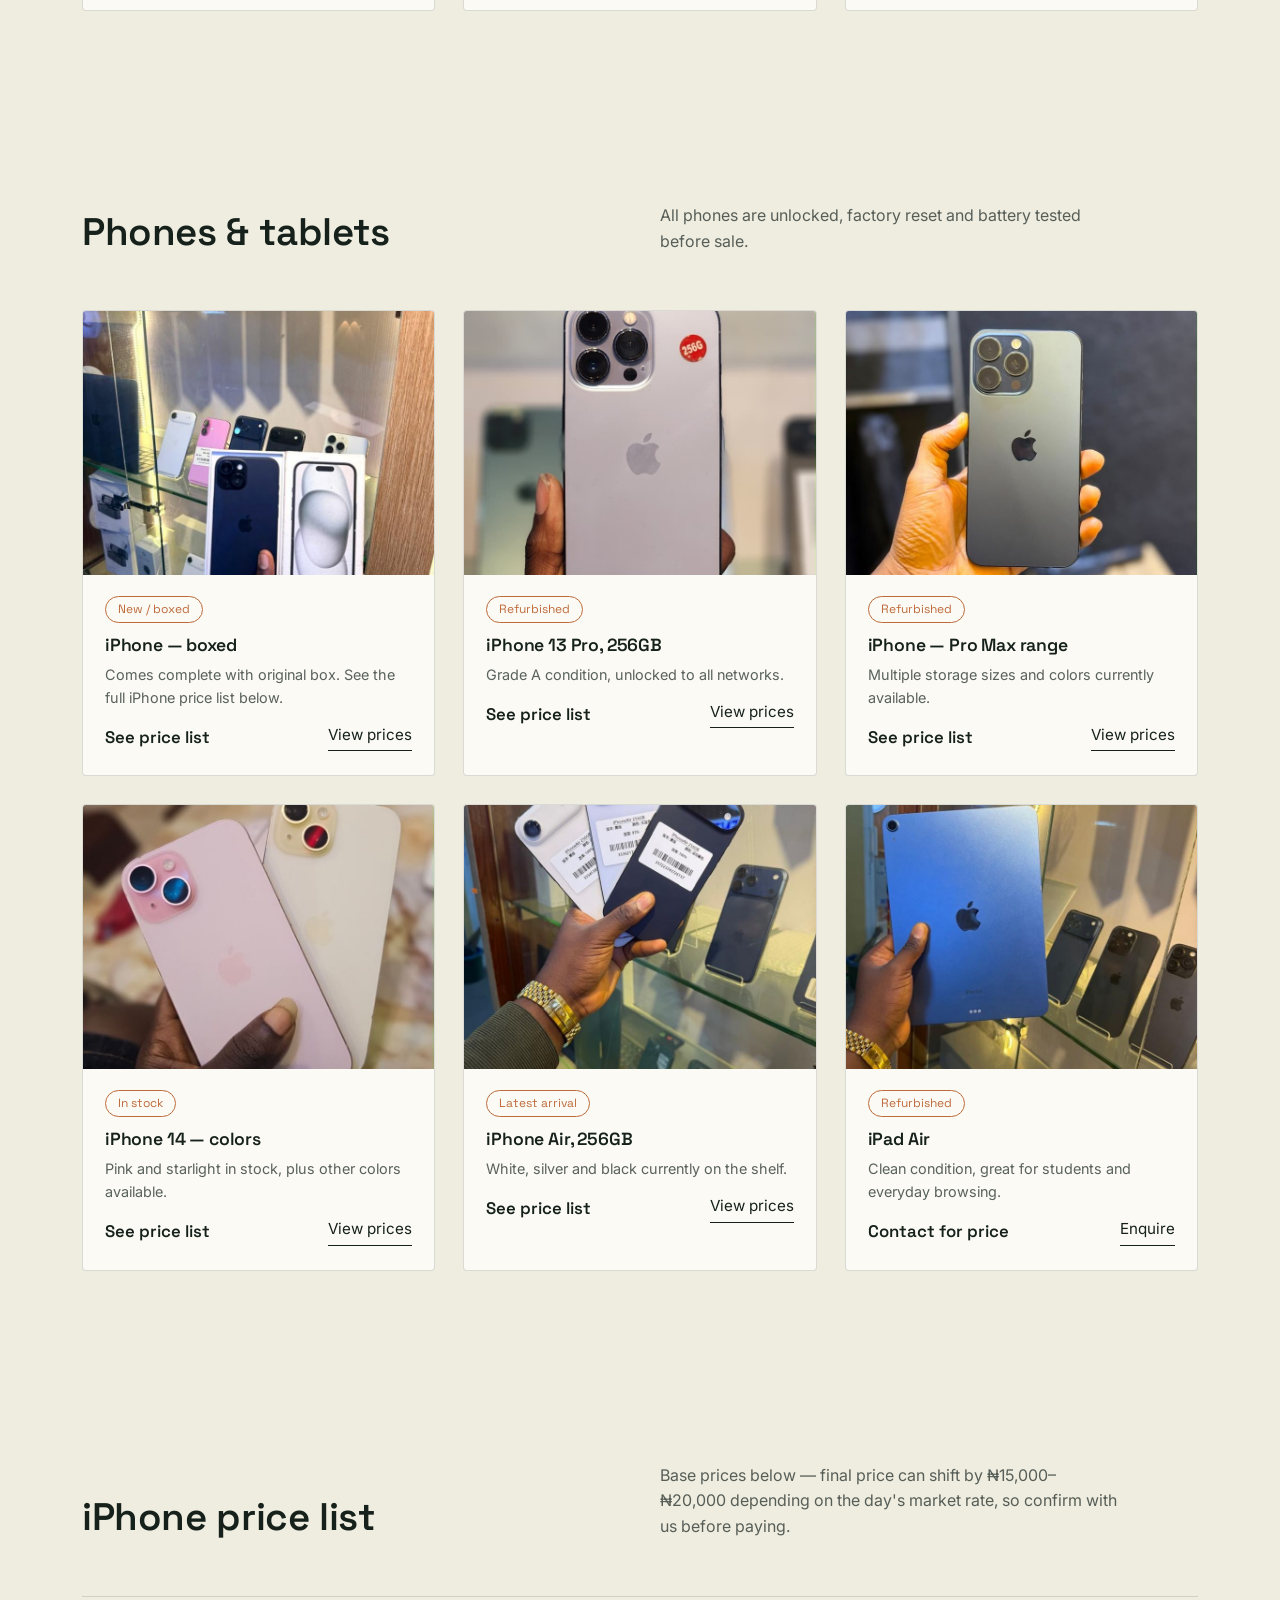
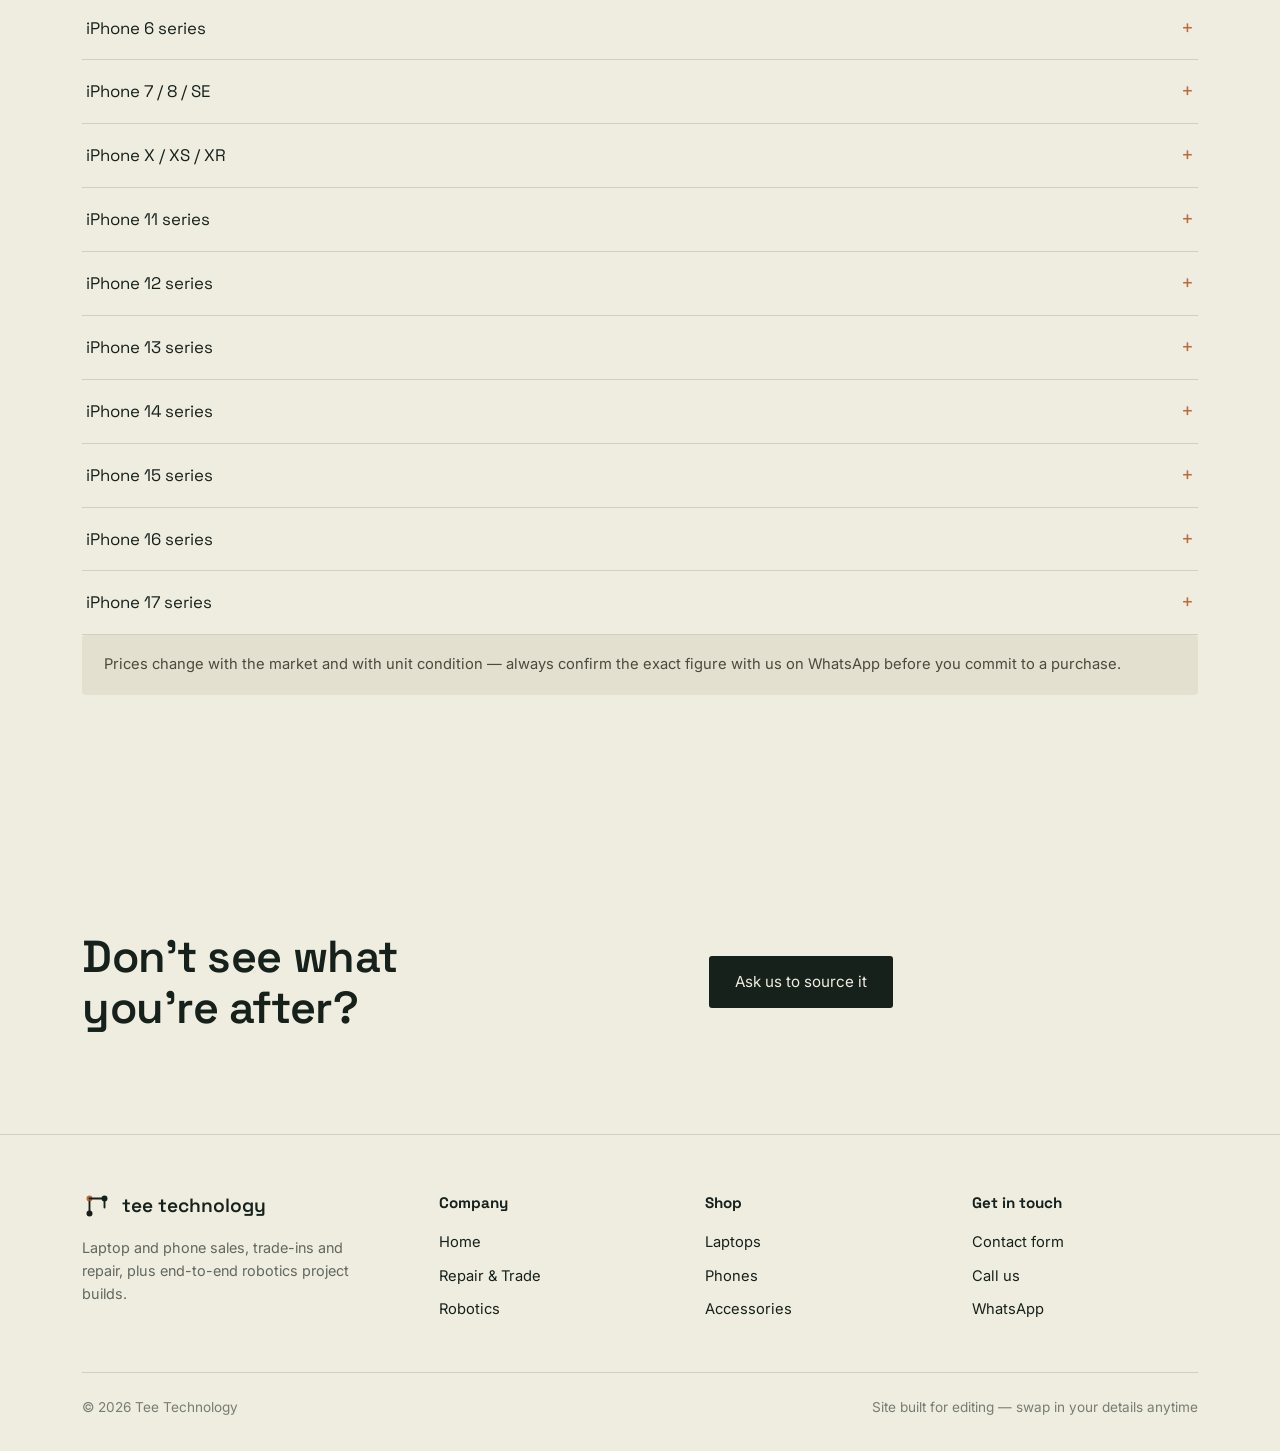
<file: shop.html>
<!DOCTYPE html>
<html lang="en">
<head>
<meta charset="UTF-8">
<meta name="viewport" content="width=device-width, initial-scale=1.0">
<title>Shop — Tee Technology</title>
<meta name="description" content="Refurbished and trade-in laptops and phones from Tee Technology.">
<link rel="preconnect" href="https://fonts.googleapis.com">
<link href="https://fonts.googleapis.com/css2?family=Space+Grotesk:wght@500;600;700&family=Inter:wght@400;500;600&display=swap" rel="stylesheet">
<link rel="stylesheet" href="styles.css">
</head>
<body>

<header>
  <div class="nav wrap" style="padding-left:0; padding-right:0;">
    <a href="index.html" class="brand">
      <svg viewBox="0 0 40 40" fill="none" xmlns="http://www.w3.org/2000/svg">
        <circle cx="10" cy="10" r="4" fill="#BE6A3B"/><circle cx="30" cy="10" r="4" fill="#16211C"/><circle cx="10" cy="30" r="4" fill="#16211C"/>
        <path d="M10 14V30M10 10H30M30 10V22" stroke="#16211C" stroke-width="2.5" stroke-linecap="round"/>
      </svg>
      tee technology
    </a>
    <nav class="nav-links">
      <a href="index.html">Home</a>
      <a href="services.html">Repair &amp; Trade</a>
      <a href="robotics.html">Robotics</a>
      <a href="shop.html" class="active">Shop</a>
      <a href="contact.html">Contact</a>
    </nav>
    <a href="https://wa.me/2348165963653" class="nav-cta" target="_blank" rel="noopener">WhatsApp us</a>
    <button class="nav-toggle" aria-label="Toggle menu">
      <svg viewBox="0 0 24 24" fill="none" stroke="currentColor" stroke-width="2"><path d="M3 6h18M3 12h18M3 18h18" stroke-linecap="round"/></svg>
    </button>
  </div>
</header>

<section class="page-header wrap">
  <p class="eyebrow">Tested &amp; ready to go</p>
  <h1>Laptops, phones &amp; accessories</h1>
  <p class="lead">Every refurbished device is diagnosed, repaired where needed, and tested before listing. Prices shown are examples — contact us for current stock and exact pricing.</p>
</section>

<section class="pillars" style="border-bottom:none;">
  <div class="wrap">
    <div class="section-head">
      <h2>Laptops</h2>
      <p>Every unit is tested before it's listed. Photos are of actual stock — ask about current availability.</p>
    </div>
    <div class="card-grid">
      <div class="card">
        <div class="card-media"><img src="images/laptop-01-hp-elitebook.jpeg" alt="HP EliteBook laptop, Intel Core i5 8th Gen"></div>
        <div class="card-body">
          <span class="card-tag">Refurbished</span>
          <h3>HP EliteBook</h3>
          <p>Intel Core i5 8th Gen, fingerprint reader, Bang &amp; Olufsen audio. Tested and ready to go.</p>
          <div class="card-foot"><span class="price">Contact for price</span><a href="contact.html" class="link-arrow">Enquire</a></div>
        </div>
      </div>
      <div class="card">
        <div class="card-media"><img src="images/laptop-03-lenovo-thinkpad.jpeg" alt="Lenovo ThinkPad T580 laptop"></div>
        <div class="card-body">
          <span class="card-tag">Refurbished</span>
          <h3>Lenovo ThinkPad T580</h3>
          <p>Backlit keyboard, TrackPoint, built for business use. Clean condition.</p>
          <div class="card-foot"><span class="price">Contact for price</span><a href="contact.html" class="link-arrow">Enquire</a></div>
        </div>
      </div>
      <div class="card">
        <div class="card-media"><img src="images/laptop-05-dell-latitude-e7450.jpeg" alt="Dell Latitude E7450 laptop"></div>
        <div class="card-body">
          <span class="card-tag">Refurbished</span>
          <h3>Dell Latitude E7450</h3>
          <p>Compact and lightweight, ideal for everyday office work and study.</p>
          <div class="card-foot"><span class="price">Contact for price</span><a href="contact.html" class="link-arrow">Enquire</a></div>
        </div>
      </div>
      <div class="card">
        <div class="card-media"><img src="images/laptop-06-dell-latitude.jpeg" alt="Dell Latitude laptop, Intel Core i5"></div>
        <div class="card-body">
          <span class="card-tag">Refurbished</span>
          <h3>Dell Latitude 7390</h3>
          <p>Intel Core i5, slim design, great battery life for daily carry.</p>
          <div class="card-foot"><span class="price">Contact for price</span><a href="contact.html" class="link-arrow">Enquire</a></div>
        </div>
      </div>
      <div class="card">
        <div class="card-media"><img src="images/laptop-04-hp-elitebook-850.jpeg" alt="HP EliteBook 850 laptop"></div>
        <div class="card-body">
          <span class="card-tag">Refurbished</span>
          <h3>HP EliteBook 850</h3>
          <p>Full-size keyboard with number pad, Intel Core processor, solid build.</p>
          <div class="card-foot"><span class="price">Contact for price</span><a href="contact.html" class="link-arrow">Enquire</a></div>
        </div>
      </div>
      <div class="card">
        <div class="card-media"><img src="images/laptop-02-hp-stack.jpeg" alt="Stack of HP EliteBook laptops in stock"></div>
        <div class="card-body">
          <span class="card-tag">Multiple in stock</span>
          <h3>HP EliteBook — various</h3>
          <p>Several units currently in stock. Ask us for the latest specs available.</p>
          <div class="card-foot"><span class="price">Contact for price</span><a href="contact.html" class="link-arrow">Enquire</a></div>
        </div>
      </div>
    </div>
  </div>
</section>

<section class="pillars" style="border-bottom:none;">
  <div class="wrap">
    <div class="section-head">
      <h2>Phones &amp; tablets</h2>
      <p>All phones are unlocked, factory reset and battery tested before sale.</p>
    </div>
    <div class="card-grid">
      <div class="card">
        <div class="card-media"><img src="images/phone-01-iphone-box.jpeg" alt="iPhone 15 with box"></div>
        <div class="card-body">
          <span class="card-tag">New / boxed</span>
          <h3>iPhone — boxed</h3>
          <p>Comes complete with original box. See the full iPhone price list below.</p>
          <div class="card-foot"><span class="price">See price list</span><a href="#price-list" class="link-arrow">View prices</a></div>
        </div>
      </div>
      <div class="card">
        <div class="card-media"><img src="images/phone-04-purple-256.jpeg" alt="iPhone 13 Pro, 256GB"></div>
        <div class="card-body">
          <span class="card-tag">Refurbished</span>
          <h3>iPhone 13 Pro, 256GB</h3>
          <p>Grade A condition, unlocked to all networks.</p>
          <div class="card-foot"><span class="price">See price list</span><a href="#price-list" class="link-arrow">View prices</a></div>
        </div>
      </div>
      <div class="card">
        <div class="card-media"><img src="images/phone-03-graphite.jpeg" alt="iPhone graphite color"></div>
        <div class="card-body">
          <span class="card-tag">Refurbished</span>
          <h3>iPhone — Pro Max range</h3>
          <p>Multiple storage sizes and colors currently available.</p>
          <div class="card-foot"><span class="price">See price list</span><a href="#price-list" class="link-arrow">View prices</a></div>
        </div>
      </div>
      <div class="card">
        <div class="card-media"><img src="images/phone-05-pink-white-pair.jpeg" alt="iPhone in pink and white"></div>
        <div class="card-body">
          <span class="card-tag">In stock</span>
          <h3>iPhone 14 — colors</h3>
          <p>Pink and starlight in stock, plus other colors available.</p>
          <div class="card-foot"><span class="price">See price list</span><a href="#price-list" class="link-arrow">View prices</a></div>
        </div>
      </div>
      <div class="card">
        <div class="card-media"><img src="images/phone-07-three-iphoneair-shelf.jpeg" alt="iPhone Air in stock"></div>
        <div class="card-body">
          <span class="card-tag">Latest arrival</span>
          <h3>iPhone Air, 256GB</h3>
          <p>White, silver and black currently on the shelf.</p>
          <div class="card-foot"><span class="price">See price list</span><a href="#price-list" class="link-arrow">View prices</a></div>
        </div>
      </div>
      <div class="card">
        <div class="card-media"><img src="images/tablet-01-ipad-air.jpeg" alt="iPad Air in blue"></div>
        <div class="card-body">
          <span class="card-tag">Refurbished</span>
          <h3>iPad Air</h3>
          <p>Clean condition, great for students and everyday browsing.</p>
          <div class="card-foot"><span class="price">Contact for price</span><a href="contact.html" class="link-arrow">Enquire</a></div>
        </div>
      </div>
    </div>
  </div>
</section>

<section class="pillars" id="price-list" style="border-bottom:none;">
  <div class="wrap">
    <div class="section-head">
      <h2>iPhone price list</h2>
      <p>Base prices below — final price can shift by ₦15,000–₦20,000 depending on the day's market rate, so confirm with us before paying.</p>
    </div>

    <div class="price-list">
      <details>
        <summary>iPhone 6 series</summary>
        <table class="price-table">
          <tr><th>Model</th><th>Storage</th><th>Price</th></tr>
          <tr><td>iPhone 6</td><td>16GB</td><td>₦30,000</td></tr>
          <tr><td>iPhone 6</td><td>32GB</td><td>₦35,000</td></tr>
          <tr><td>iPhone 6</td><td>64GB</td><td>₦40,000</td></tr>
          <tr><td>iPhone 6</td><td>128GB</td><td>₦47,000</td></tr>
          <tr><td>iPhone 6s</td><td>16GB</td><td>₦50,000</td></tr>
          <tr><td>iPhone 6s</td><td>32GB</td><td>₦60,000</td></tr>
          <tr><td>iPhone 6s Plus</td><td>16GB</td><td>₦67,000</td></tr>
          <tr><td>iPhone 6s Plus</td><td>32GB</td><td>₦78,000</td></tr>
          <tr><td>iPhone 6s Plus</td><td>64GB</td><td>₦80,000</td></tr>
          <tr><td>iPhone 6s Plus</td><td>128GB</td><td>₦85,000</td></tr>
        </table>
      </details>

      <details>
        <summary>iPhone 7 / 8 / SE</summary>
        <table class="price-table">
          <tr><th>Model</th><th>Storage</th><th>Price</th></tr>
          <tr><td>iPhone 7</td><td>32GB</td><td>₦75,000</td></tr>
          <tr><td>iPhone 7 Plus</td><td>32GB</td><td>₦100,000</td></tr>
          <tr><td>iPhone 7 Plus</td><td>128GB</td><td>₦105,000</td></tr>
          <tr><td>iPhone 8</td><td>64GB</td><td>₦95,000</td></tr>
          <tr><td>iPhone 8 Plus</td><td>64GB</td><td>₦114,000</td></tr>
          <tr><td>iPhone SE (2nd gen)</td><td>64GB</td><td>₦110,000</td></tr>
        </table>
      </details>

      <details>
        <summary>iPhone X / XS / XR</summary>
        <table class="price-table">
          <tr><th>Model</th><th>Storage</th><th>Price</th></tr>
          <tr><td>iPhone X</td><td>64GB</td><td>₦145,000</td></tr>
          <tr><td>iPhone XS</td><td>64GB</td><td>₦165,000</td></tr>
          <tr><td>iPhone XS</td><td>256GB</td><td>₦173,000</td></tr>
          <tr><td>iPhone XR</td><td>64GB</td><td>₦187,000</td></tr>
          <tr><td>iPhone XR</td><td>128GB</td><td>₦210,000</td></tr>
          <tr><td>iPhone XS Max</td><td>64GB</td><td>₦205,000</td></tr>
          <tr><td>iPhone XS Max</td><td>256GB</td><td>₦255,000</td></tr>
          <tr><td>iPhone XS Max</td><td>512GB</td><td>₦265,000</td></tr>
        </table>
      </details>

      <details>
        <summary>iPhone 11 series</summary>
        <table class="price-table">
          <tr><th>Model</th><th>Storage</th><th>Price</th></tr>
          <tr><td>iPhone 11</td><td>64GB</td><td>₦217,000</td></tr>
          <tr><td>iPhone 11</td><td>128GB</td><td>₦260,000</td></tr>
          <tr><td>iPhone 11 Pro</td><td>64GB</td><td>₦270,000</td></tr>
          <tr><td>iPhone 11 Pro</td><td>256GB</td><td>₦305,000</td></tr>
          <tr><td>iPhone 11 Pro</td><td>512GB</td><td>₦315,000</td></tr>
          <tr><td>iPhone 11 Pro Max</td><td>64GB</td><td>₦305,000</td></tr>
          <tr><td>iPhone 11 Pro Max</td><td>256GB</td><td>₦345,000</td></tr>
          <tr><td>iPhone 11 Pro Max</td><td>512GB</td><td>₦360,000</td></tr>
        </table>
      </details>

      <details>
        <summary>iPhone 12 series</summary>
        <table class="price-table">
          <tr><th>Model</th><th>Storage</th><th>Price</th></tr>
          <tr><td>iPhone 12</td><td>64GB</td><td>₦260,000</td></tr>
          <tr><td>iPhone 12</td><td>128GB</td><td>₦300,000</td></tr>
          <tr><td>iPhone 12</td><td>256GB</td><td>₦320,000 (Black ₦305,000)</td></tr>
          <tr><td>iPhone 12 Pro</td><td>128GB</td><td>₦355,000</td></tr>
          <tr><td>iPhone 12 Pro</td><td>256GB</td><td>₦375,000</td></tr>
          <tr><td>iPhone 12 Pro</td><td>512GB</td><td>₦400,000</td></tr>
          <tr><td>iPhone 12 Pro Max</td><td>128GB</td><td>₦445,000</td></tr>
          <tr><td>iPhone 12 Pro Max</td><td>256GB</td><td>₦480,000</td></tr>
          <tr><td>iPhone 12 Pro Max</td><td>512GB</td><td>₦500,000</td></tr>
        </table>
      </details>

      <details>
        <summary>iPhone 13 series</summary>
        <table class="price-table">
          <tr><th>Model</th><th>Storage</th><th>Price</th></tr>
          <tr><td>iPhone 13</td><td>128GB</td><td>₦380,000</td></tr>
          <tr><td>iPhone 13</td><td>256GB</td><td>₦410,000 (Pink/White) · ₦400,000 (other colors)</td></tr>
          <tr><td>iPhone 13 Pro</td><td>128GB</td><td>₦480,000</td></tr>
          <tr><td>iPhone 13 Pro Max</td><td>128GB</td><td>₦600,000</td></tr>
        </table>
      </details>

      <details>
        <summary>iPhone 14 series</summary>
        <table class="price-table">
          <tr><th>Model</th><th>Storage</th><th>Price</th></tr>
          <tr><td>iPhone 14</td><td>128GB</td><td>₦445,000</td></tr>
          <tr><td>iPhone 14</td><td>256GB</td><td>₦490,000</td></tr>
          <tr><td>iPhone 14 Plus</td><td>128GB</td><td>₦505,000</td></tr>
          <tr><td>iPhone 14 Plus</td><td>256GB</td><td>₦535,000</td></tr>
          <tr><td>iPhone 14 Plus</td><td>512GB</td><td>₦560,000</td></tr>
          <tr><td>iPhone 14 Pro</td><td>128GB</td><td>₦640,000</td></tr>
          <tr><td>iPhone 14 Pro</td><td>256GB</td><td>₦685,000</td></tr>
          <tr><td>iPhone 14 Pro Max</td><td>128GB</td><td>₦740,000</td></tr>
          <tr><td>iPhone 14 Pro Max</td><td>256GB</td><td>₦800,000</td></tr>
          <tr><td>iPhone 14 Pro Max</td><td>512GB</td><td>₦835,000</td></tr>
          <tr><td>iPhone 14 Pro Max</td><td>1TB</td><td>₦875,000</td></tr>
        </table>
      </details>

      <details>
        <summary>iPhone 15 series</summary>
        <table class="price-table">
          <tr><th>Model</th><th>Storage</th><th>Price</th></tr>
          <tr><td>iPhone 15</td><td>128GB</td><td>₦620,000</td></tr>
          <tr><td>iPhone 15</td><td>256GB</td><td>₦640,000</td></tr>
          <tr><td>iPhone 15</td><td>512GB</td><td>₦720,000</td></tr>
          <tr><td>iPhone 15 Plus</td><td>128GB</td><td>₦640,000</td></tr>
          <tr><td>iPhone 15 Plus</td><td>256GB</td><td>₦705,000</td></tr>
          <tr><td>iPhone 15 Plus</td><td>512GB</td><td>₦770,000</td></tr>
          <tr><td>iPhone 15 Pro</td><td>128GB</td><td>₦795,000</td></tr>
          <tr><td>iPhone 15 Pro</td><td>256GB</td><td>₦870,000</td></tr>
          <tr><td>iPhone 15 Pro Max</td><td>256GB</td><td>₦1,000,000</td></tr>
        </table>
      </details>

      <details>
        <summary>iPhone 16 series</summary>
        <table class="price-table">
          <tr><th>Model</th><th>Storage</th><th>Price</th></tr>
          <tr><td>iPhone 16</td><td>128GB</td><td>₦840,000</td></tr>
          <tr><td>iPhone 16</td><td>256GB</td><td>₦890,000</td></tr>
          <tr><td>iPhone 16 Plus</td><td>128GB</td><td>₦905,000</td></tr>
          <tr><td>iPhone 16 Plus</td><td>256GB</td><td>₦1,000,000</td></tr>
          <tr><td>iPhone 16 Plus</td><td>512GB</td><td>₦1,090,000</td></tr>
          <tr><td>iPhone 16 Pro</td><td>128GB</td><td>₦1,025,000</td></tr>
          <tr><td>iPhone 16 Pro</td><td>256GB</td><td>₦1,100,000</td></tr>
          <tr><td>iPhone 16 Pro Max</td><td>256GB</td><td>₦1,220,000</td></tr>
        </table>
      </details>

      <details>
        <summary>iPhone 17 series</summary>
        <table class="price-table">
          <tr><th>Model</th><th>Storage</th><th>Price</th></tr>
          <tr><td>iPhone 17</td><td>256GB</td><td>₦1,060,000</td></tr>
          <tr><td>iPhone 17 Air</td><td>256GB</td><td>₦1,080,000</td></tr>
          <tr><td>iPhone 17 Air</td><td>512GB</td><td>₦1,180,000</td></tr>
          <tr><td>iPhone 17 Air</td><td>1TB</td><td>₦1,270,000</td></tr>
          <tr><td>iPhone 17 Pro</td><td>256GB</td><td>₦1,600,000 – ₦1,620,000</td></tr>
          <tr><td>iPhone 17 Pro</td><td>512GB</td><td>₦1,700,000 – ₦1,710,000</td></tr>
          <tr><td>iPhone 17 Pro Max</td><td>256GB</td><td>₦1,820,000</td></tr>
          <tr><td>iPhone 17 Pro Max</td><td>512GB</td><td>₦1,910,000</td></tr>
        </table>
      </details>
    </div>

    <p class="price-note">Prices change with the market and with unit condition — always confirm the exact figure with us on WhatsApp before you commit to a purchase.</p>
  </div>
</section>

<section class="cta-band">
  <div class="wrap cta-inner">
    <h2>Don't see what you're after?</h2>
    <div class="hero-actions" style="margin-top:0;">
      <a href="contact.html" class="btn-primary">Ask us to source it</a>
    </div>
  </div>
</section>

<footer>
  <div class="wrap">
    <div class="footer-grid">
      <div class="footer-brand">
        <a href="index.html" class="brand">
          <svg viewBox="0 0 40 40" fill="none" xmlns="http://www.w3.org/2000/svg">
            <circle cx="10" cy="10" r="4" fill="#BE6A3B"/><circle cx="30" cy="10" r="4" fill="#16211C"/><circle cx="10" cy="30" r="4" fill="#16211C"/>
            <path d="M10 14V30M10 10H30M30 10V22" stroke="#16211C" stroke-width="2.5" stroke-linecap="round"/>
          </svg>
          tee technology
        </a>
        <p>Laptop and phone sales, trade-ins and repair, plus end-to-end robotics project builds.</p>
      </div>
      <div>
        <h4>Company</h4>
        <ul><li><a href="index.html">Home</a></li><li><a href="services.html">Repair &amp; Trade</a></li><li><a href="robotics.html">Robotics</a></li></ul>
      </div>
      <div>
        <h4>Shop</h4>
        <ul><li><a href="shop.html">Laptops</a></li><li><a href="shop.html">Phones</a></li><li><a href="shop.html">Accessories</a></li></ul>
      </div>
      <div>
        <h4>Get in touch</h4>
        <ul><li><a href="contact.html">Contact form</a></li><li><a href="tel:+2348088645934">Call us</a></li><li><a href="https://wa.me/2348165963653" target="_blank" rel="noopener">WhatsApp</a></li></ul>
      </div>
    </div>
    <div class="footer-bottom">
      <span>© 2026 Tee Technology</span>
      <span>Site built for editing — swap in your details anytime</span>
    </div>
  </div>
</footer>

<script src="script.js"></script>
</body>
</html>
</file>
<file: styles.css>
/* ===== Tee Technology — shared styles ===== */

:root {
  --ink: #16211C;
  --paper: #EFEDE0;
  --copper: #BE6A3B;
  --teal: #3E7D68;
  --slate: #4B4A3E;
  --panel: #E4E0CF;
  --line: rgba(22, 33, 28, 0.15);
  --white: #FBFAF4;
}

* { margin: 0; padding: 0; box-sizing: border-box; }

html { scroll-behavior: smooth; }

body {
  background: var(--paper);
  color: var(--ink);
  font-family: 'Inter', sans-serif;
  font-size: 16px;
  line-height: 1.6;
}

a { color: inherit; text-decoration: none; }
img, svg { display: block; max-width: 100%; }
ul { list-style: none; }

h1, h2, h3 {
  font-family: 'Space Grotesk', sans-serif;
  font-weight: 600;
  line-height: 1.15;
  letter-spacing: -0.01em;
}

.wrap {
  max-width: 1180px;
  margin: 0 auto;
  padding: 0 32px;
}

.eyebrow {
  color: var(--copper);
  font-family: 'Space Grotesk', sans-serif;
  font-size: 0.9rem;
  margin-bottom: 14px;
}

/* ---------- Header ---------- */

header {
  border-bottom: 1px solid var(--line);
  background: var(--paper);
  position: sticky;
  top: 0;
  z-index: 50;
}

.nav {
  display: flex;
  align-items: center;
  justify-content: space-between;
  padding: 18px 32px;
}

.brand {
  display: flex;
  align-items: center;
  gap: 10px;
  font-family: 'Space Grotesk', sans-serif;
  font-size: 1.2rem;
  font-weight: 600;
}

.brand svg { width: 30px; height: 30px; }

.nav-links {
  display: flex;
  gap: 32px;
  font-size: 0.95rem;
}

.nav-links a {
  border-bottom: 1px solid transparent;
  padding-bottom: 3px;
  transition: border-color 0.15s ease, color 0.15s ease;
}

.nav-links a:hover,
.nav-links a:focus-visible,
.nav-links a.active {
  border-color: var(--copper);
  color: var(--copper);
}

.nav-cta {
  font-size: 0.9rem;
  background: var(--ink);
  color: var(--paper);
  padding: 10px 20px;
  border-radius: 3px;
  white-space: nowrap;
}

.nav-cta:hover { background: var(--copper); }

.nav-toggle {
  display: none;
  background: none;
  border: none;
  cursor: pointer;
  padding: 6px;
}

.nav-toggle svg { width: 26px; height: 26px; }

/* ---------- Hero ---------- */

.hero {
  display: grid;
  grid-template-columns: 1.05fr 0.95fr;
  align-items: center;
  gap: 40px;
  padding: 80px 32px 88px;
}

.hero h1 {
  font-size: clamp(2.4rem, 4.6vw, 3.8rem);
  max-width: 13ch;
}

.hero p.lead {
  max-width: 44ch;
  margin-top: 22px;
  font-size: 1.08rem;
  color: rgba(22,33,28,0.75);
}

.hero-actions {
  display: flex;
  gap: 18px;
  align-items: center;
  margin-top: 32px;
  flex-wrap: wrap;
}

.btn-primary {
  background: var(--ink);
  color: var(--paper);
  padding: 14px 26px;
  border-radius: 3px;
  font-size: 0.95rem;
  display: inline-block;
}

.btn-primary:hover { background: var(--copper); }

.btn-outline {
  border: 1px solid var(--ink);
  padding: 13px 24px;
  border-radius: 3px;
  font-size: 0.95rem;
  display: inline-block;
}

.btn-outline:hover { border-color: var(--copper); color: var(--copper); }

.link-arrow {
  font-size: 0.95rem;
  border-bottom: 1px solid var(--ink);
  padding-bottom: 3px;
}

.link-arrow:hover { border-color: var(--copper); color: var(--copper); }

/* ---------- Page header (non-home pages) ---------- */

.page-header {
  padding: 64px 32px 56px;
  border-bottom: 1px solid var(--line);
}

.page-header h1 {
  font-size: clamp(2rem, 4vw, 3rem);
  max-width: 16ch;
}

.page-header p.lead {
  margin-top: 18px;
  max-width: 50ch;
  color: rgba(22,33,28,0.72);
  font-size: 1.05rem;
}

/* ---------- Stat bar ---------- */

.stat-bar {
  background: var(--ink);
  color: var(--paper);
  padding: 40px 32px;
}

.stat-grid {
  display: grid;
  grid-template-columns: repeat(4, 1fr);
}

.stat {
  padding: 0 24px;
  border-left: 1px solid rgba(239,237,224,0.2);
}

.stat:first-child { border-left: none; padding-left: 0; }

.stat .num {
  font-family: 'Space Grotesk', sans-serif;
  font-size: 2rem;
  color: var(--copper);
}

.stat .label {
  font-size: 0.85rem;
  color: rgba(239,237,224,0.7);
  margin-top: 4px;
}

/* ---------- Pillars / services grid ---------- */

.pillars {
  padding: 96px 32px;
  border-bottom: 1px solid var(--line);
}

.section-head {
  display: grid;
  grid-template-columns: 1fr 1fr;
  gap: 40px;
  margin-bottom: 56px;
  align-items: end;
}

.section-head h2 {
  font-size: clamp(1.8rem, 3vw, 2.5rem);
  max-width: 15ch;
}

.section-head p {
  color: rgba(22,33,28,0.7);
  max-width: 46ch;
}

.pillar-grid {
  display: grid;
  grid-template-columns: repeat(3, 1fr);
}

.pillar {
  padding: 0 28px 0 0;
  border-right: 1px solid var(--line);
}

.pillar:last-child { border-right: none; padding-right: 0; }
.pillar:not(:first-child) { padding-left: 28px; }

.pillar .icon { width: 40px; height: 40px; color: var(--copper); margin-bottom: 20px; }

.pillar h3 { font-size: 1.3rem; margin-bottom: 10px; }

.pillar p { color: rgba(22,33,28,0.7); font-size: 0.95rem; margin-bottom: 18px; }

/* ---------- Process / steps ---------- */

.process {
  background: var(--panel);
  padding: 96px 32px;
}

.process-inner {
  display: grid;
  grid-template-columns: 0.85fr 1.15fr;
  gap: 64px;
}

.process h2 { font-size: clamp(1.8rem, 3vw, 2.5rem); max-width: 11ch; }

.process-note {
  margin-top: 18px;
  color: rgba(22,33,28,0.7);
  max-width: 34ch;
}

.steps { display: flex; flex-direction: column; }

.step {
  display: grid;
  grid-template-columns: 50px 1fr;
  gap: 24px;
  padding: 26px 0;
  border-top: 1px solid var(--line);
}

.step:last-child { border-bottom: 1px solid var(--line); }

.step .num {
  font-family: 'Space Grotesk', sans-serif;
  color: var(--teal);
  font-size: 1.1rem;
}

.step h3 { font-size: 1.1rem; margin-bottom: 6px; }
.step p { color: rgba(22,33,28,0.7); font-size: 0.95rem; max-width: 48ch; }

/* ---------- Cards (used on shop / robotics) ---------- */

.card-grid {
  display: grid;
  grid-template-columns: repeat(3, 1fr);
  gap: 28px;
}

.card {
  border: 1px solid var(--line);
  border-radius: 4px;
  overflow: hidden;
  background: var(--white);
}

.card-media {
  aspect-ratio: 4 / 3;
  background: var(--panel);
  display: flex;
  align-items: center;
  justify-content: center;
  overflow: hidden;
}

.card-media svg { width: 56px; height: 56px; color: var(--teal); }

.card-media img {
  width: 100%;
  height: 100%;
  object-fit: cover;
  object-position: center;
}

/* ---------- Price list tables ---------- */

.price-list { margin-top: 8px; }

.price-list details {
  border-top: 1px solid var(--line);
}

.price-list details:last-child { border-bottom: 1px solid var(--line); }

.price-list summary {
  font-family: 'Space Grotesk', sans-serif;
  font-size: 1.05rem;
  padding: 18px 4px;
  cursor: pointer;
  display: flex;
  justify-content: space-between;
  align-items: center;
  list-style: none;
}

.price-list summary::-webkit-details-marker { display: none; }

.price-list summary::after {
  content: '+';
  color: var(--copper);
  font-size: 1.3rem;
  line-height: 1;
}

.price-list details[open] summary::after { content: '\2212'; }

.price-table {
  width: 100%;
  border-collapse: collapse;
  margin-bottom: 20px;
  font-size: 0.92rem;
}

.price-table th {
  text-align: left;
  font-family: 'Space Grotesk', sans-serif;
  font-weight: 500;
  font-size: 0.8rem;
  color: var(--slate);
  padding: 8px 4px;
  border-bottom: 1px solid var(--line);
}

.price-table td {
  padding: 10px 4px;
  border-bottom: 1px dashed var(--line);
}

.price-table td:last-child, .price-table th:last-child {
  text-align: right;
  font-family: 'Space Grotesk', sans-serif;
  color: var(--ink);
  font-weight: 600;
}

.price-note {
  background: var(--panel);
  border-radius: 4px;
  padding: 18px 22px;
  font-size: 0.92rem;
  color: var(--slate);
  margin-bottom: 40px;
}

.hero-photo {
  border-radius: 4px;
  overflow: hidden;
  aspect-ratio: 4/5;
}

.hero-photo img { width: 100%; height: 100%; object-fit: cover; }

.card-body { padding: 20px 22px 24px; }

.card-tag {
  display: inline-block;
  font-size: 0.75rem;
  font-family: 'Space Grotesk', sans-serif;
  color: var(--copper);
  border: 1px solid var(--copper);
  border-radius: 20px;
  padding: 3px 12px;
  margin-bottom: 12px;
}

.card h3 { font-size: 1.1rem; margin-bottom: 8px; }

.card p { color: rgba(22,33,28,0.7); font-size: 0.9rem; margin-bottom: 14px; }

.card .price {
  font-family: 'Space Grotesk', sans-serif;
  font-weight: 600;
  font-size: 1.05rem;
}

.card-foot {
  display: flex;
  justify-content: space-between;
  align-items: center;
  margin-top: 14px;
}

.photo-note {
  font-size: 0.8rem;
  color: rgba(22,33,28,0.5);
  text-align: center;
  padding: 8px;
  border-top: 1px dashed var(--line);
}

/* ---------- CTA band ---------- */

.cta-band { padding: 100px 32px; }

.cta-inner {
  display: grid;
  grid-template-columns: 1.2fr 1fr;
  gap: 40px;
  align-items: center;
}

.cta-band h2 { font-size: clamp(1.9rem, 4vw, 2.8rem); max-width: 14ch; }

/* ---------- Contact form ---------- */

.contact-grid {
  display: grid;
  grid-template-columns: 1fr 0.85fr;
  gap: 64px;
  padding: 88px 32px;
}

.field { margin-bottom: 22px; }

.field label {
  display: block;
  font-size: 0.85rem;
  font-family: 'Space Grotesk', sans-serif;
  margin-bottom: 8px;
  color: var(--slate);
}

.field input,
.field select,
.field textarea {
  width: 100%;
  border: none;
  border-bottom: 1px solid var(--line);
  background: transparent;
  font-family: 'Inter', sans-serif;
  font-size: 1rem;
  padding: 10px 0;
  color: var(--ink);
  outline: none;
}

.field input:focus,
.field select:focus,
.field textarea:focus {
  border-color: var(--copper);
}

.field textarea { resize: vertical; min-height: 90px; }

.info-panel {
  background: var(--panel);
  border-radius: 4px;
  padding: 32px;
}

.info-panel h3 { font-size: 1.1rem; margin-bottom: 18px; }

.info-row {
  display: flex;
  gap: 14px;
  padding: 14px 0;
  border-top: 1px solid var(--line);
  font-size: 0.95rem;
}

.info-row:first-of-type { border-top: none; padding-top: 0; }

.info-row .icon { width: 20px; height: 20px; color: var(--copper); flex-shrink: 0; margin-top: 2px; }

.map-box {
  margin-top: 24px;
  aspect-ratio: 16/9;
  background: var(--white);
  border: 1px dashed var(--line);
  border-radius: 4px;
  display: flex;
  align-items: center;
  justify-content: center;
  font-size: 0.85rem;
  color: rgba(22,33,28,0.5);
  text-align: center;
  padding: 12px;
}

/* ---------- Footer ---------- */

footer {
  border-top: 1px solid var(--line);
  padding: 56px 32px 32px;
}

.footer-grid {
  display: grid;
  grid-template-columns: 1.4fr 1fr 1fr 1fr;
  gap: 40px;
  padding-bottom: 40px;
}

.footer-grid h4 {
  font-family: 'Space Grotesk', sans-serif;
  font-size: 0.95rem;
  margin-bottom: 16px;
}

.footer-grid ul li { margin-bottom: 10px; font-size: 0.92rem; }
.footer-grid ul li a:hover { color: var(--copper); }

.footer-brand p {
  margin-top: 14px;
  font-size: 0.9rem;
  color: rgba(22,33,28,0.65);
  max-width: 32ch;
}

.footer-bottom {
  border-top: 1px solid var(--line);
  padding-top: 24px;
  display: flex;
  justify-content: space-between;
  font-size: 0.85rem;
  color: rgba(22,33,28,0.55);
}

/* ---------- Accessibility ---------- */

a:focus-visible, button:focus-visible, input:focus-visible,
textarea:focus-visible, select:focus-visible {
  outline: 2px solid var(--copper);
  outline-offset: 3px;
}

@media (prefers-reduced-motion: reduce) {
  html { scroll-behavior: auto; }
}

/* ---------- Responsive ---------- */

@media (max-width: 900px) {
  .nav-links { display: none; }
  .nav-toggle { display: block; }

  .nav-links.open {
    display: flex;
    flex-direction: column;
    position: absolute;
    top: 100%;
    left: 0;
    right: 0;
    background: var(--paper);
    border-bottom: 1px solid var(--line);
    padding: 20px 32px;
    gap: 18px;
  }

  .hero { grid-template-columns: 1fr; padding: 48px 24px 56px; }
  .hero-art, .hero-photo { max-width: 280px; margin: 0 auto; }

  .stat-grid { grid-template-columns: repeat(2, 1fr); gap: 24px; }
  .stat { border-left: none !important; padding-left: 0 !important; }

  .section-head { grid-template-columns: 1fr; }
  .pillar-grid { grid-template-columns: 1fr; gap: 40px; }
  .pillar { border-right: none !important; padding: 0 !important; }

  .process-inner { grid-template-columns: 1fr; }

  .card-grid { grid-template-columns: 1fr; }

  .cta-inner { grid-template-columns: 1fr; }

  .contact-grid { grid-template-columns: 1fr; padding: 56px 24px; }

  .footer-grid { grid-template-columns: 1fr 1fr; }
  .footer-bottom { flex-direction: column; gap: 10px; }
}
</file>
